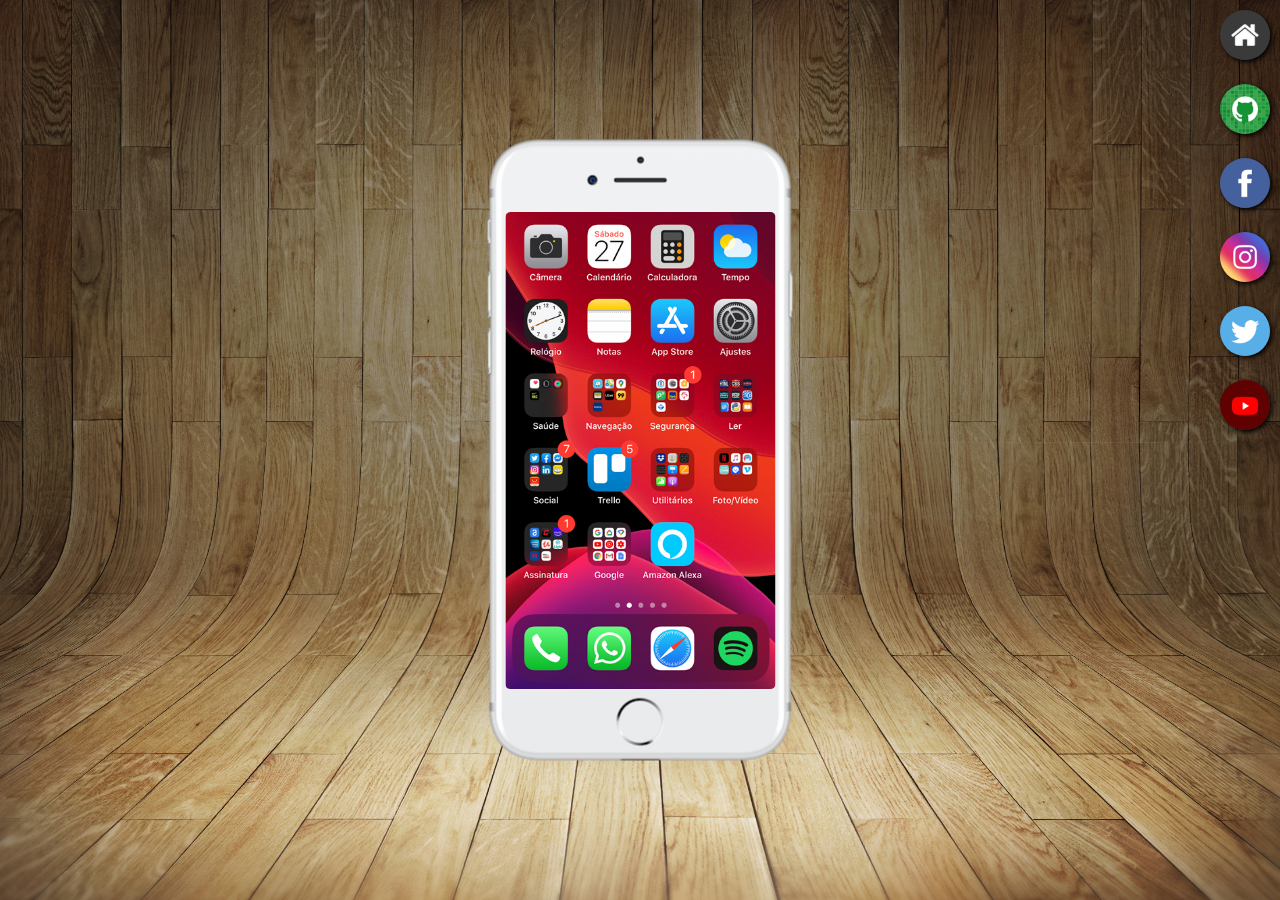
<file: index.html>
<!DOCTYPE html>
<html lang="pt-br">
<head>
    <meta charset="UTF-8">
    <meta http-equiv="X-UA-Compatible" content="IE=edge">
    <meta name="viewport" content="width=device-width, initial-scale=1.0">
    <meta name="description" content="Esta pagina direciona o usuario para outros sites de maneira divertida">

    <title>Social Midians</title>
    <link rel="shortcut icon" href="favicon.ico" type="image/x-icon">
    <link rel="stylesheet" href="estilo/style.css">

</head>
<body>
    <main>
        <section id="telefone">

            <iframe src="index2.html" frameborder="0" name="tela" id="tela"></iframe>

        </section>


        <section id="links">
            <a href="index2.html" target="tela"> <img src="imagens/logo-home.jpg" alt="home"></a>
            <br>
            <a href="github.html" target="tela"> <img src="imagens/logo-github.jpg" alt="github"></a>
            <br>
            <a href="face.html" target="tela"> <img src="imagens/logo-facebook.jpg" alt="facebook"></a>
            <br>
            <a href="insta.html" target="tela"> <img src="imagens/logo-instagram.jpg" alt="instagram"></a>
            <br>
            <a href="tt.html" target="tela"> <img src="imagens/logo-twitter.jpg" alt="twitter"></a>
            <br>
            <a href="yt.html" target="tela"> <img src="imagens/logo-youtube.jpg" alt="youtube"></a>
        </section>
    </main>
</body>
</html>
</file>
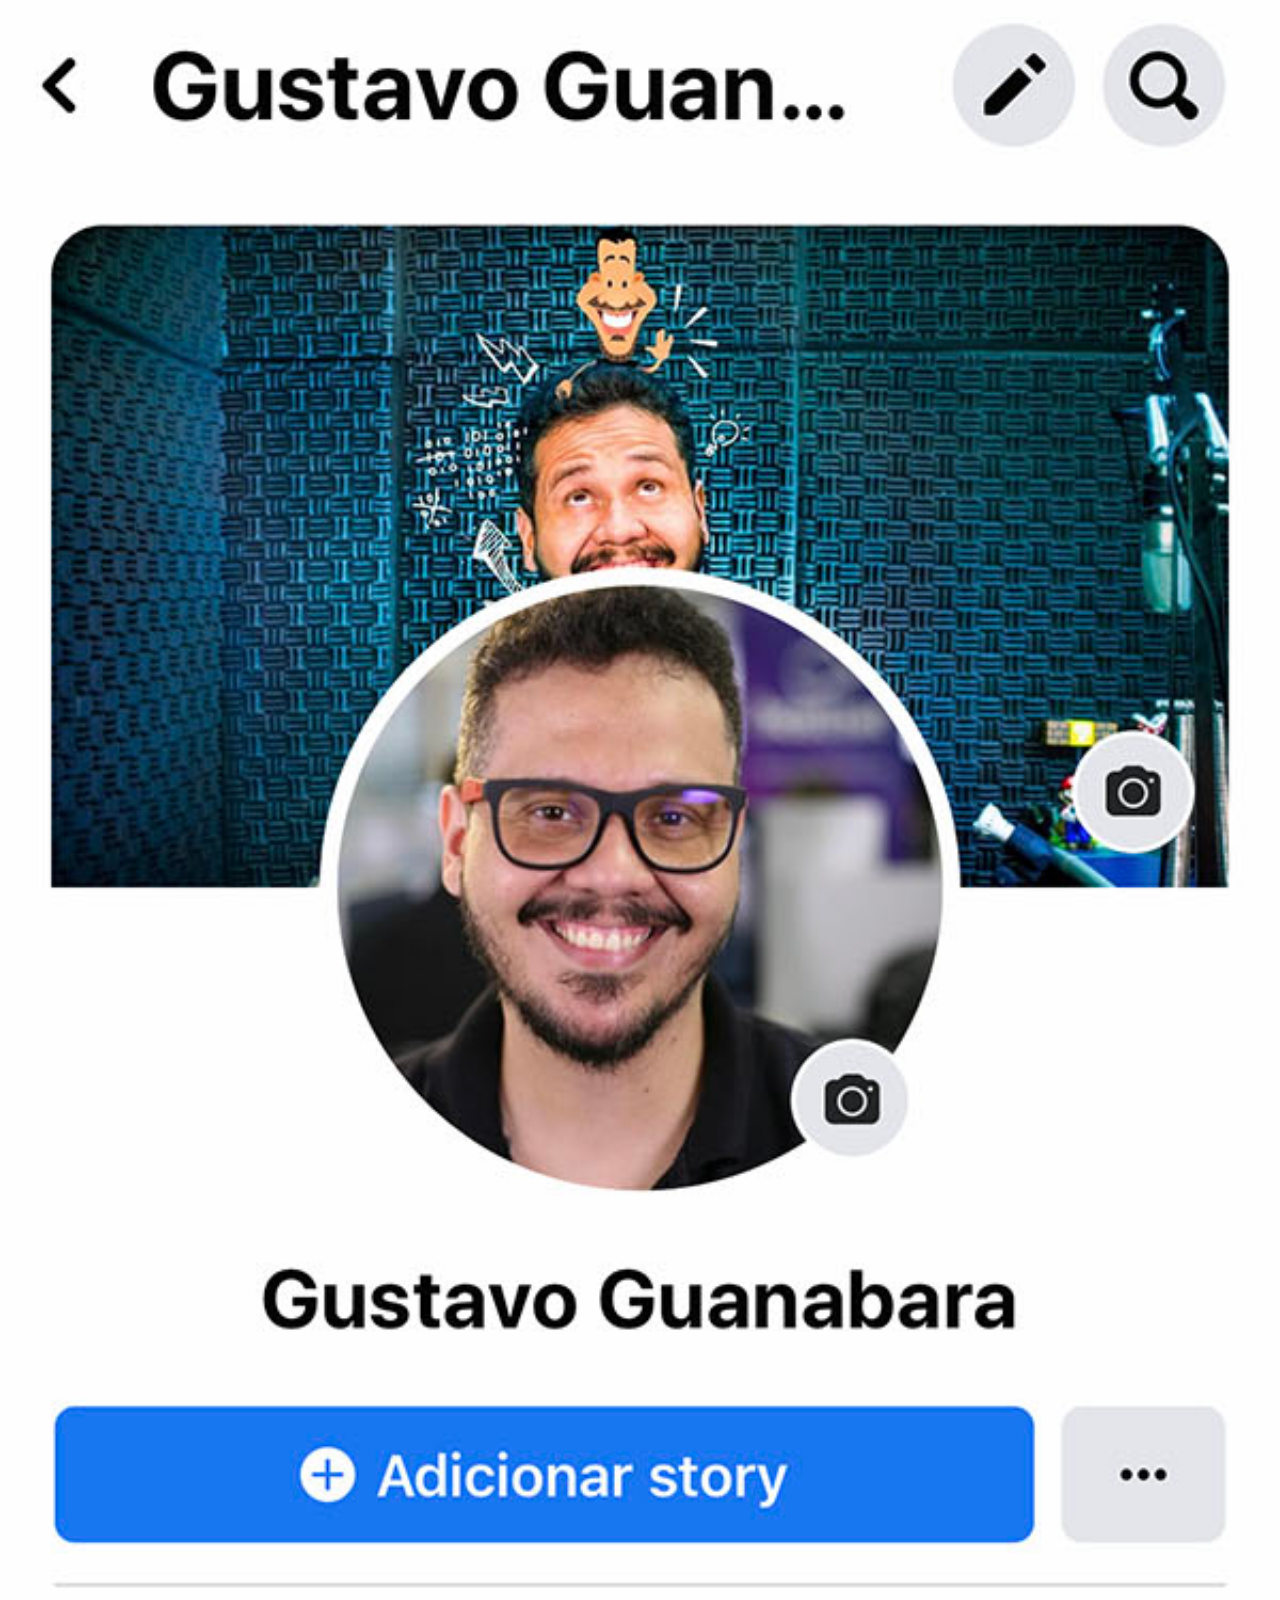
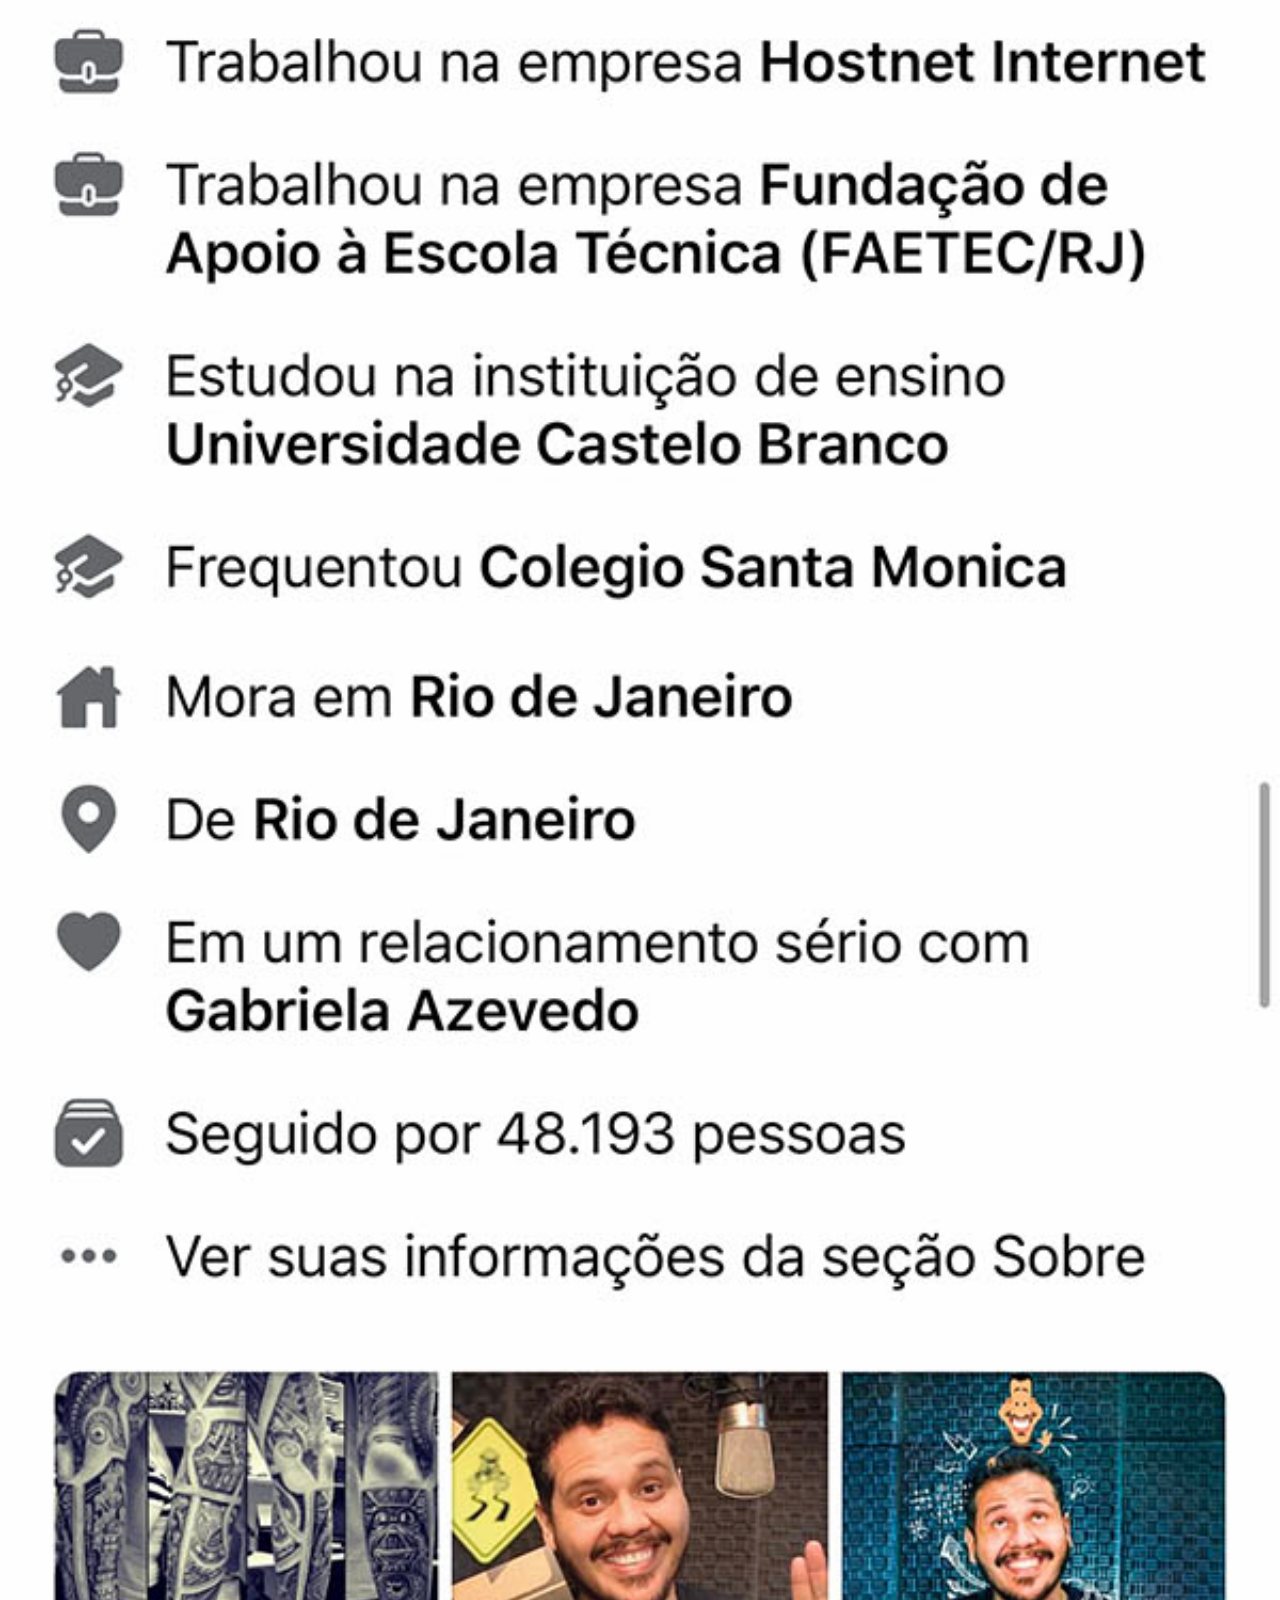
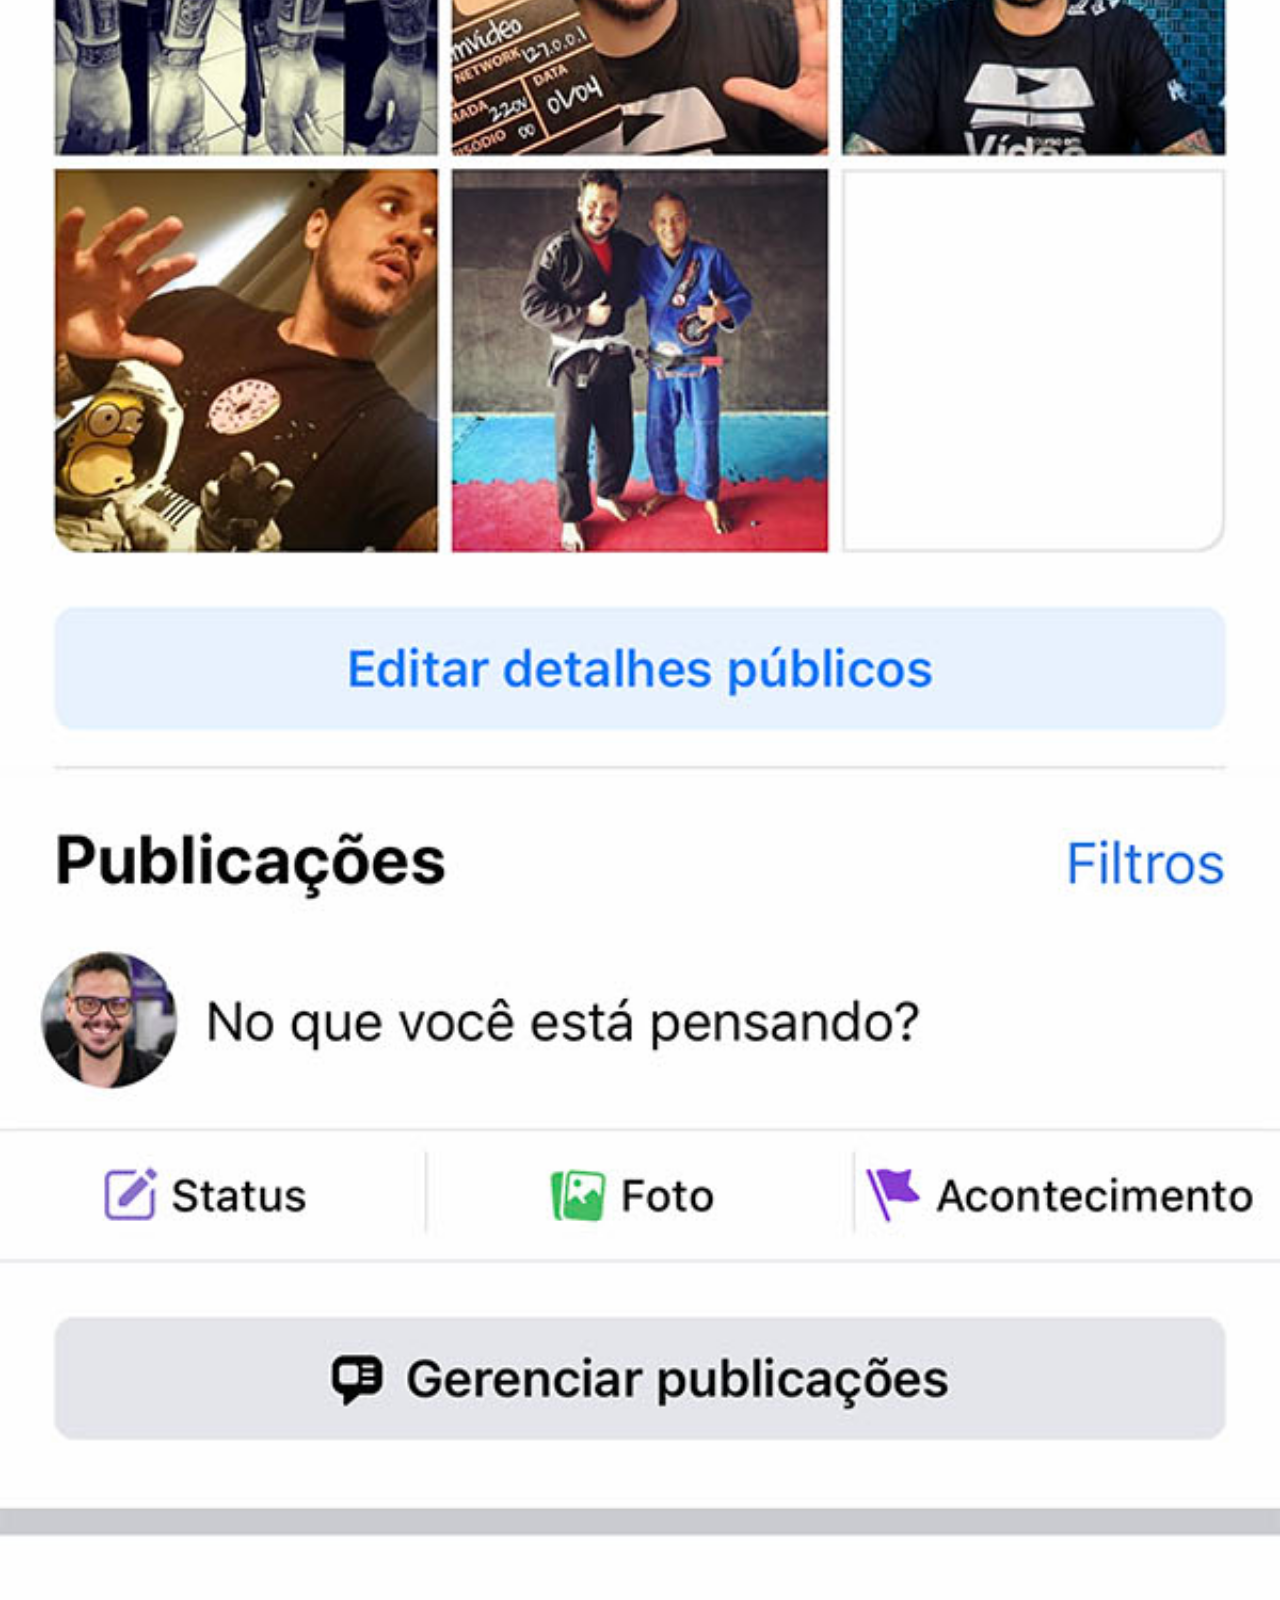
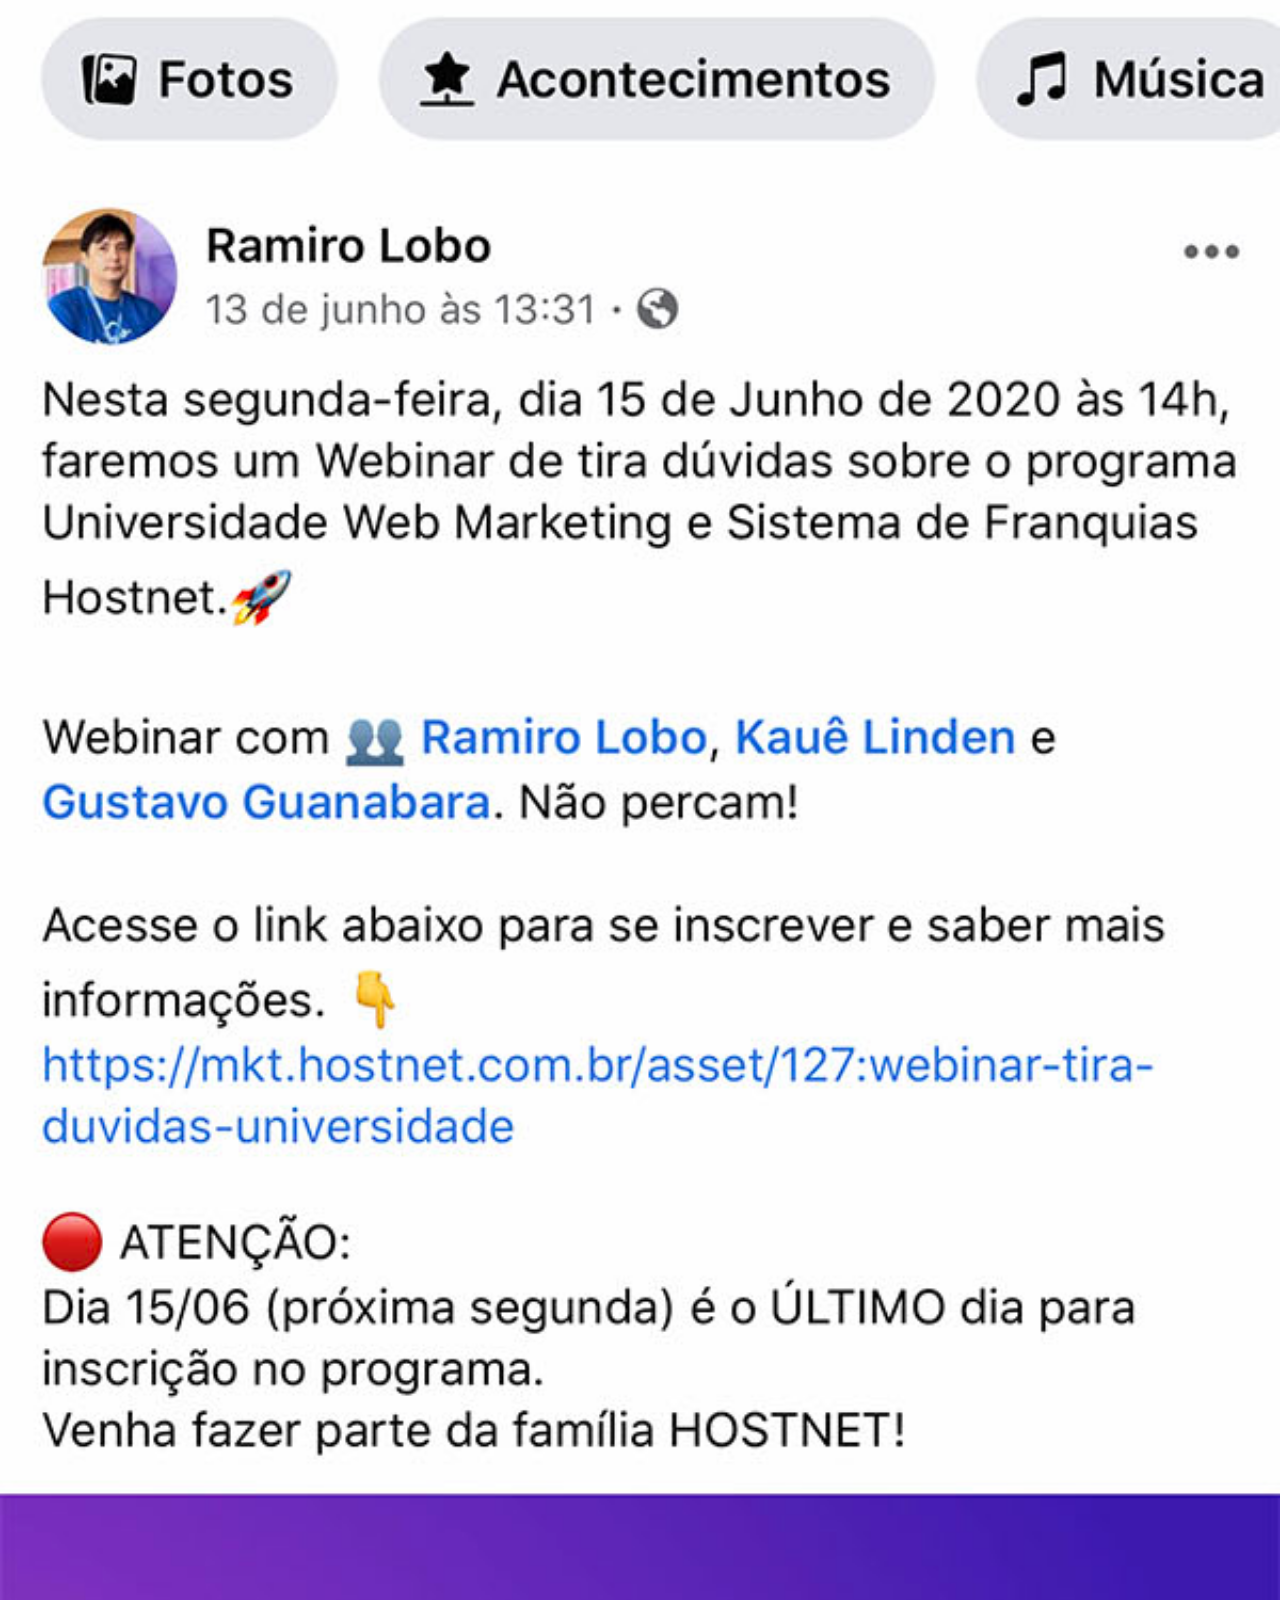
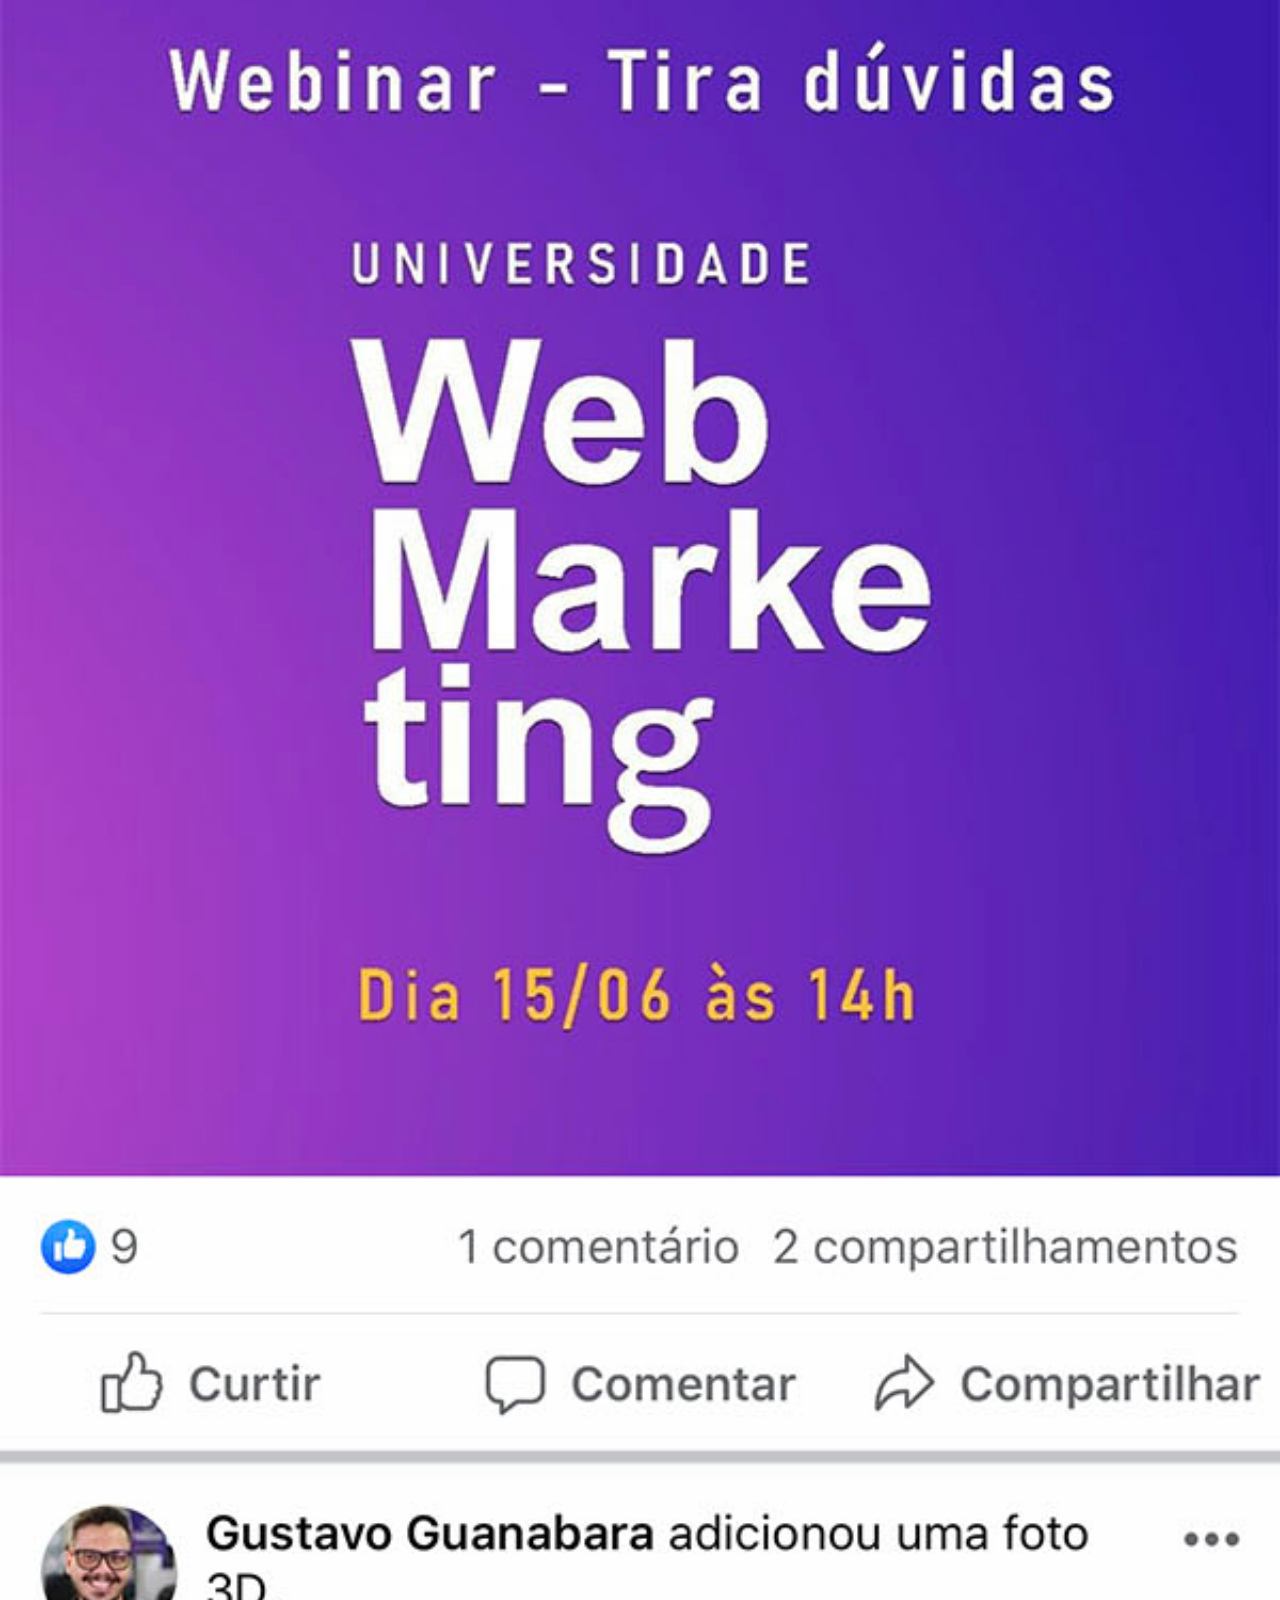
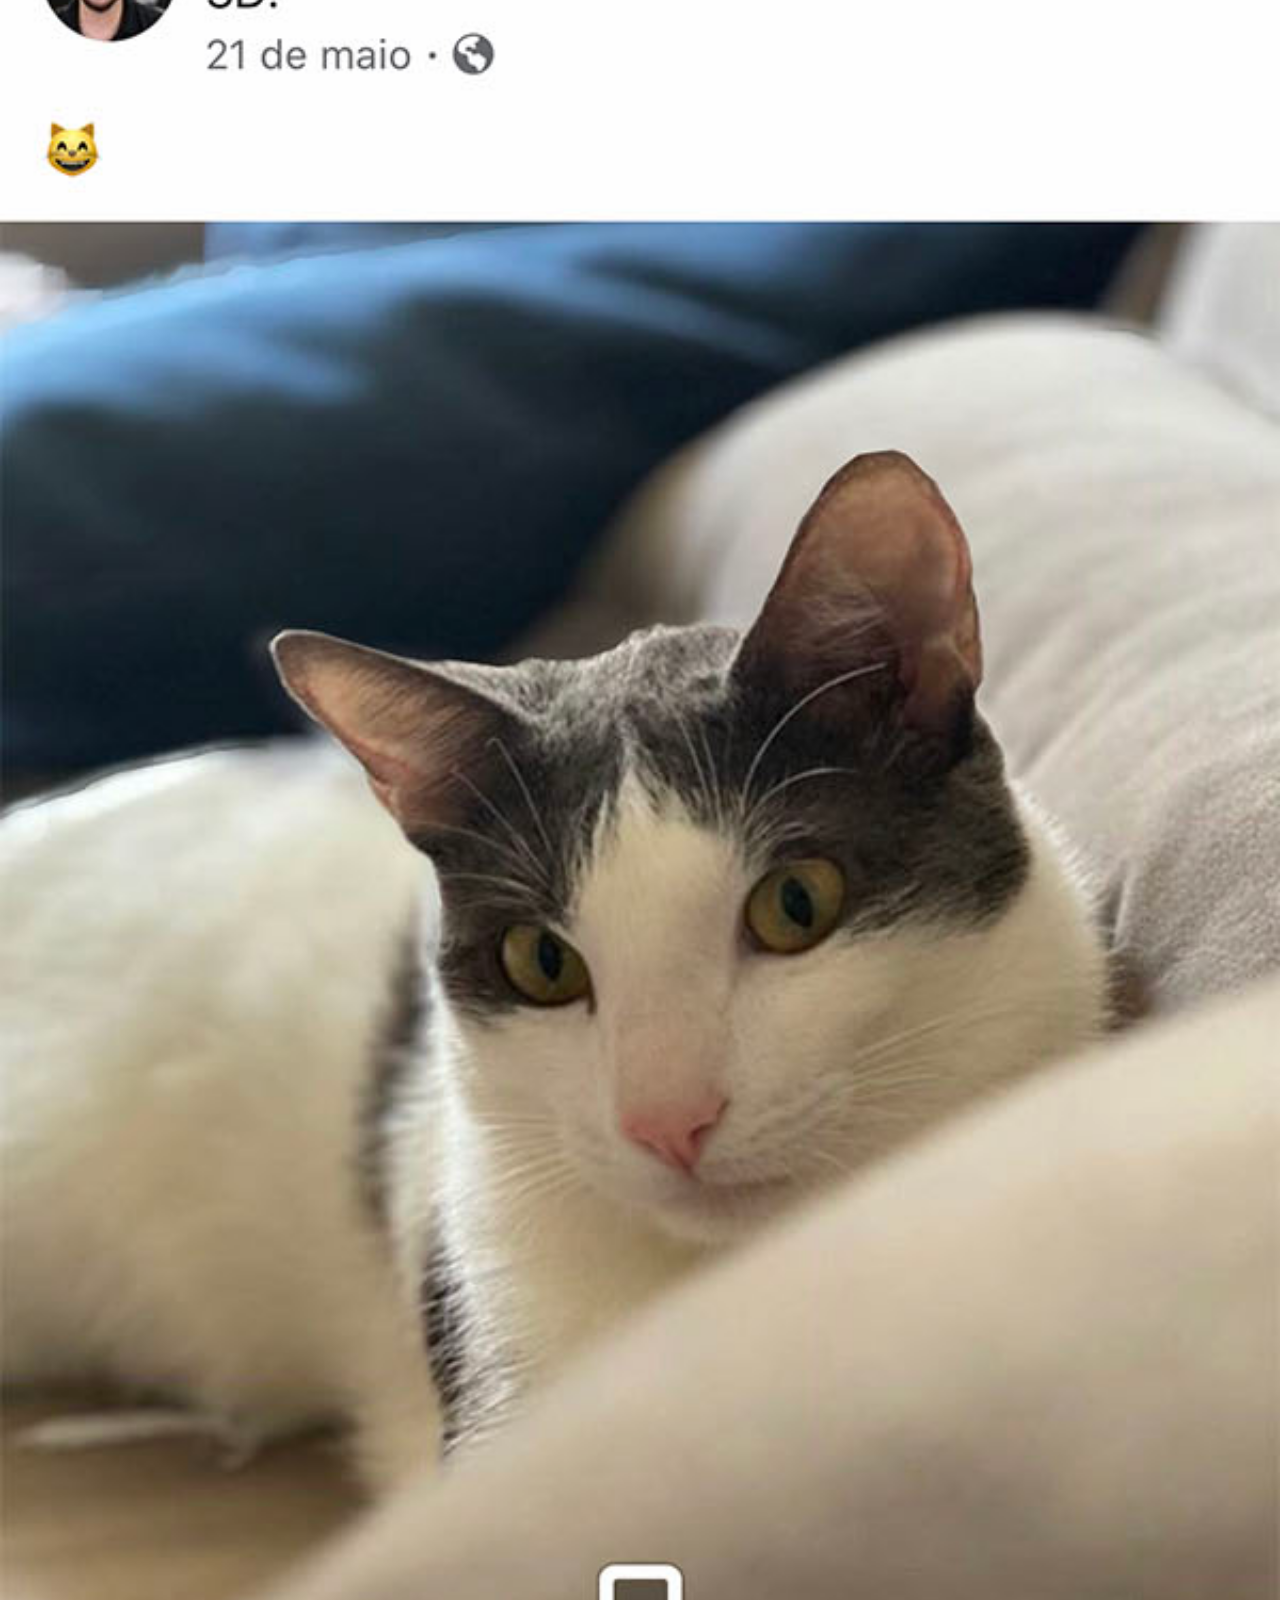
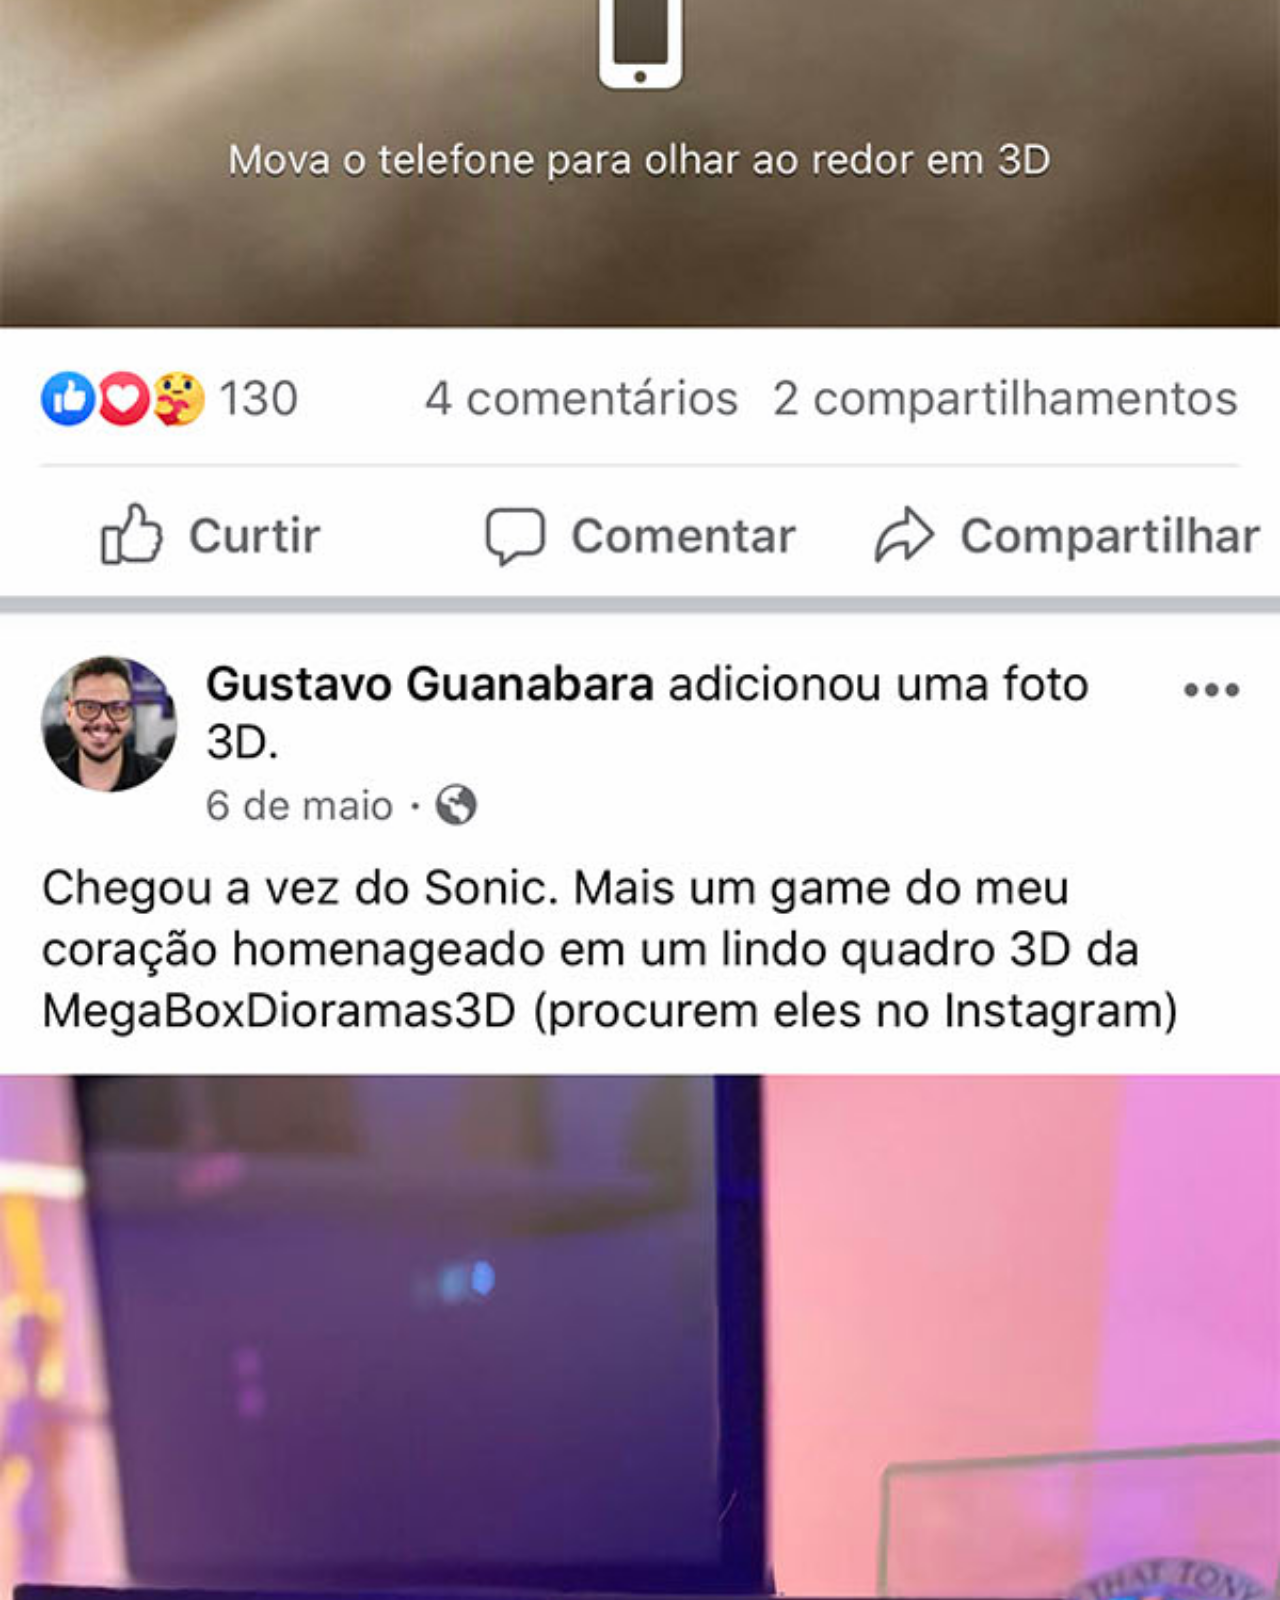
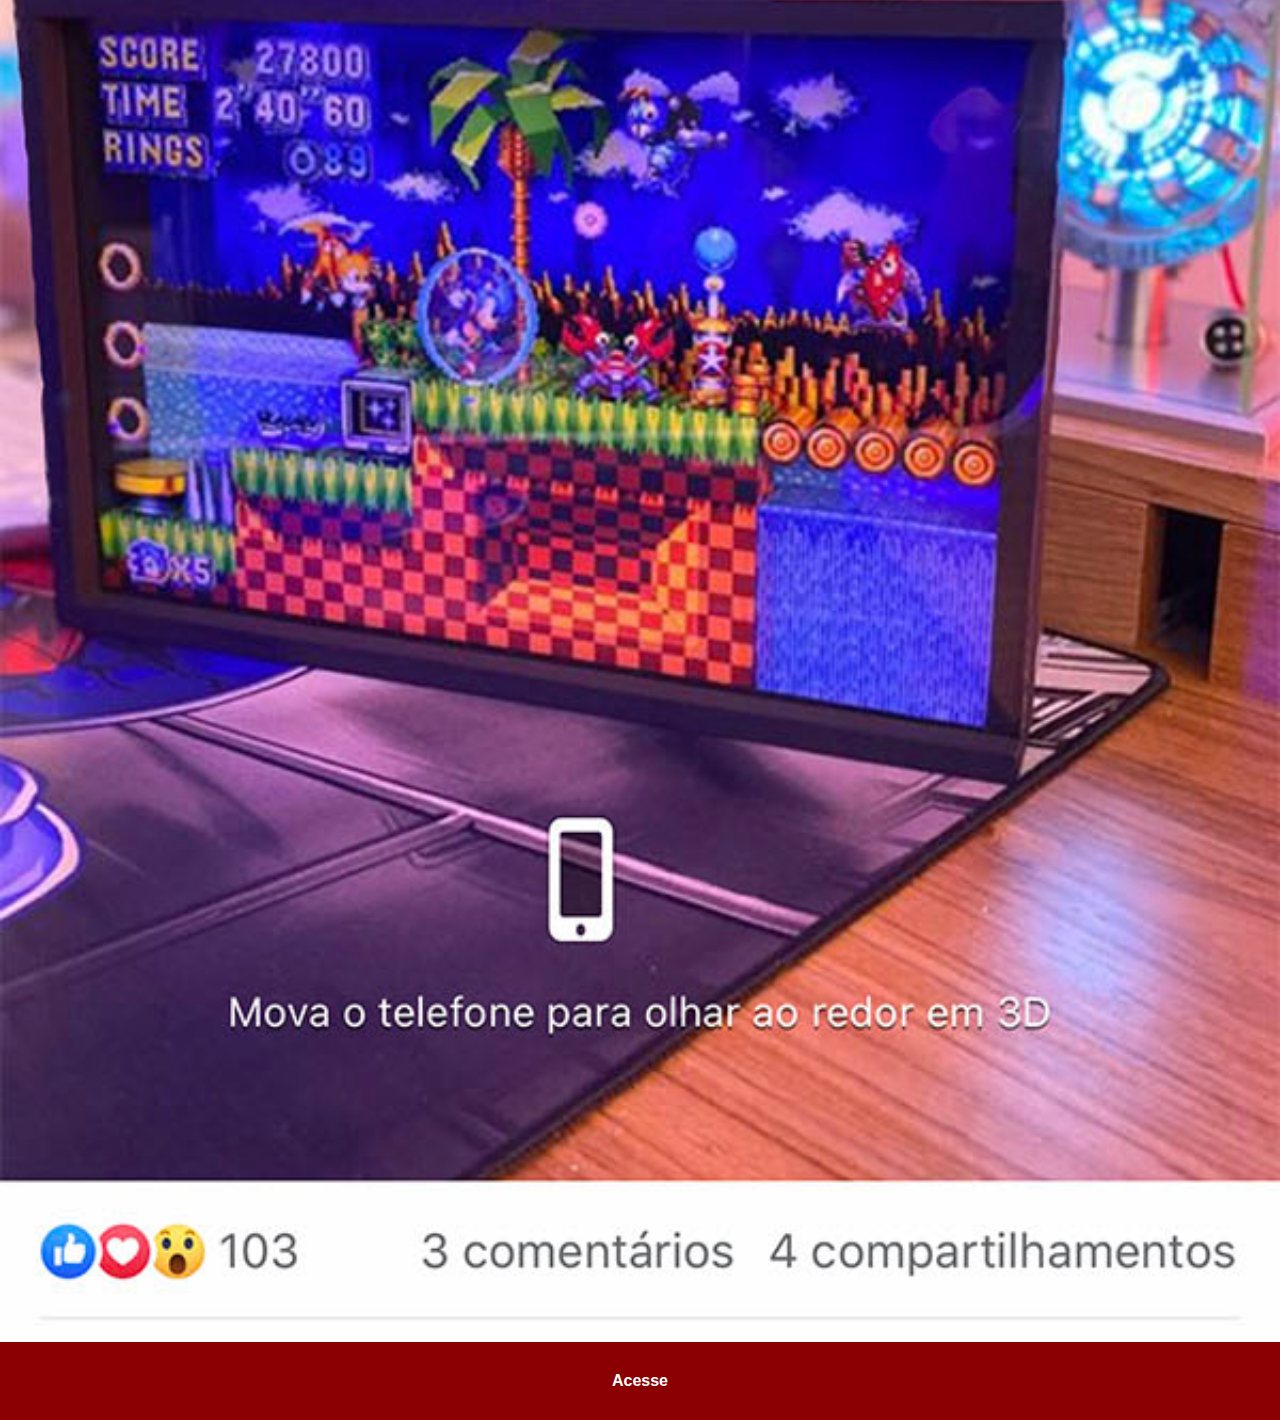
<file: face.html>
<!DOCTYPE html>
<html lang="pt-br">
<head>
    <meta charset="UTF-8">
    <meta http-equiv="X-UA-Compatible" content="IE=edge">
    <meta name="viewport" content="width=device-width, initial-scale=1.0">
    <title>facebook</title>

    <link rel="stylesheet" href="estilo/social.css">
</head>
<body>
    <img src="imagens/tela-facebook.jpg" alt="facebook">

    <a href="https://pt-br.facebook.com/" target="_blank" rel="next">Acesse</a>
</body>
</html>
</file>
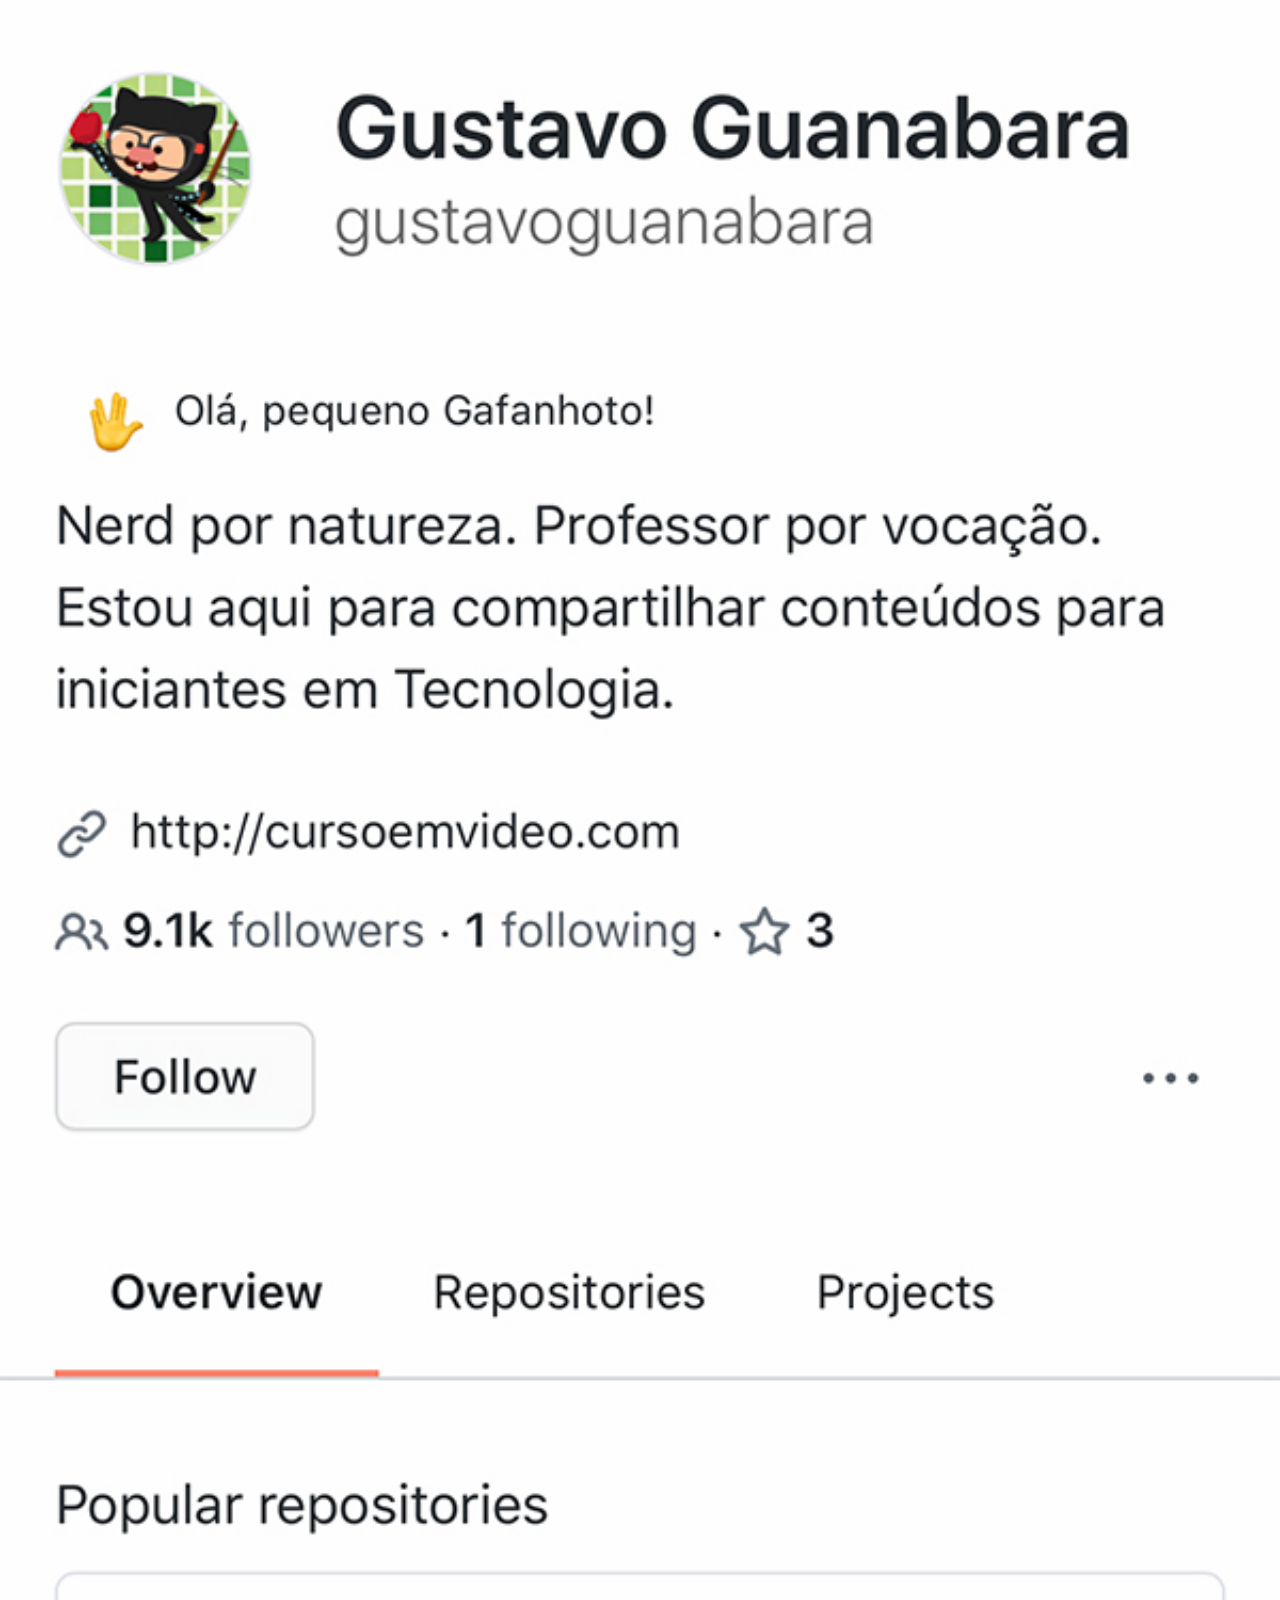
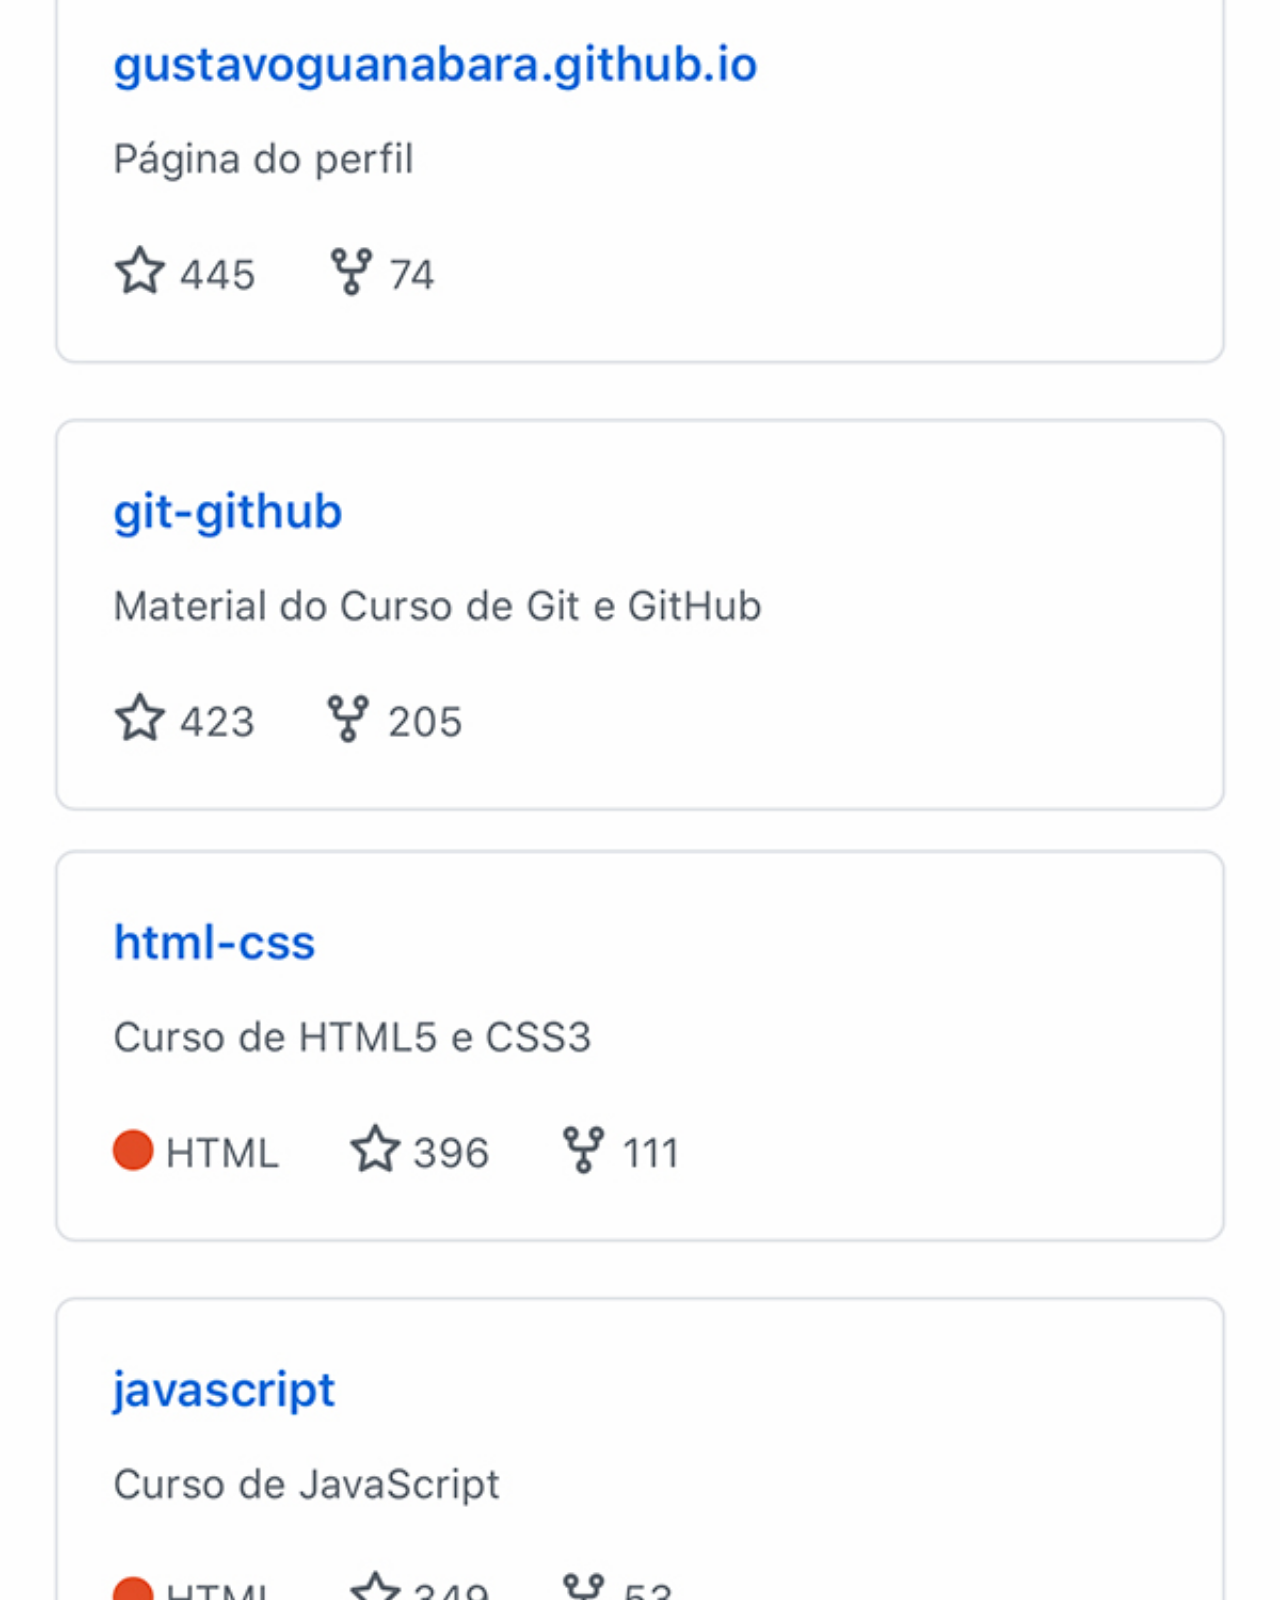
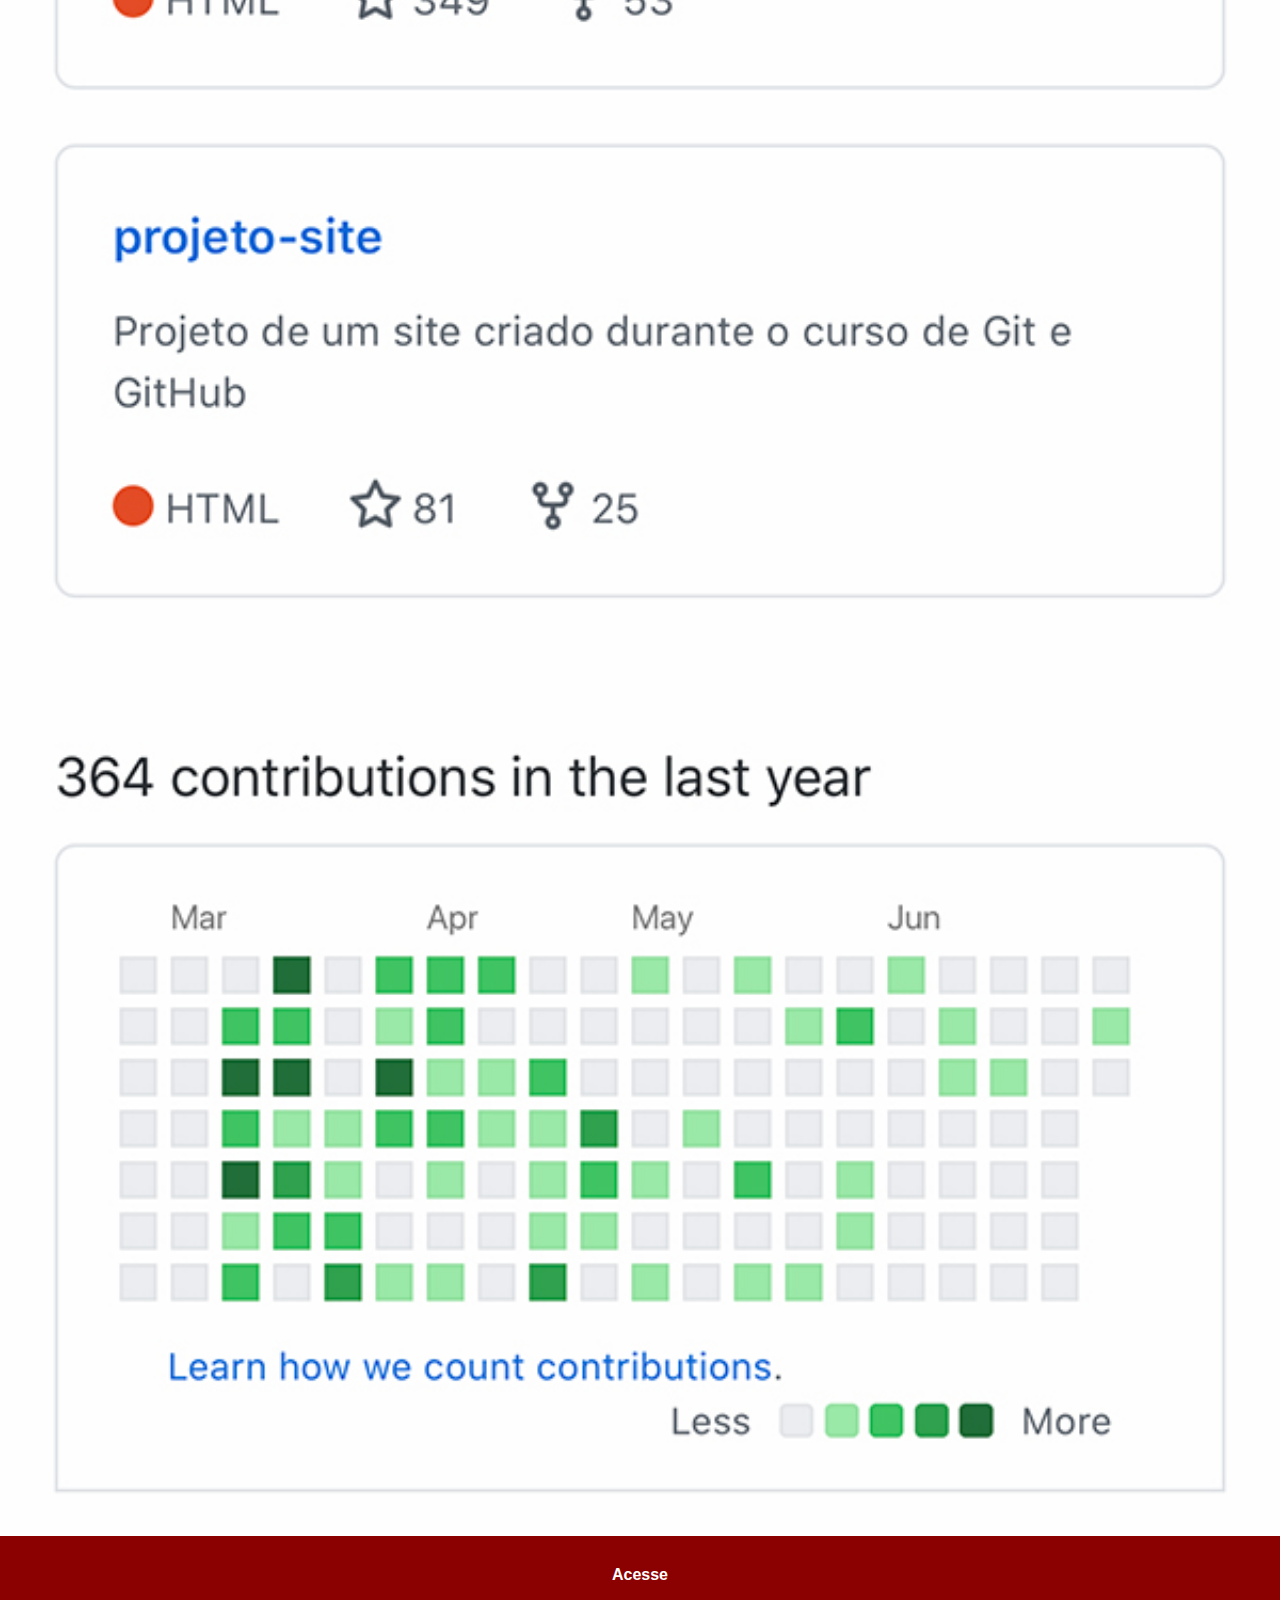
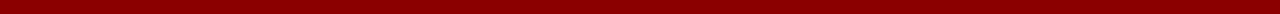
<file: github.html>
<!DOCTYPE html>
<html lang="pt-br">
<head>
    <meta charset="UTF-8">
    <meta http-equiv="X-UA-Compatible" content="IE=edge">
    <meta name="viewport" content="width=device-width, initial-scale=1.0">
    <title>GitHub</title>

    <link rel="stylesheet" href="estilo/social.css">
</head>
<body>
    <img src="imagens/tela-github.jpg" alt="tela-github">

    <a href="https://github.com/" target="_blank" rel="next">Acesse</a>
</body>
</html>
</file>
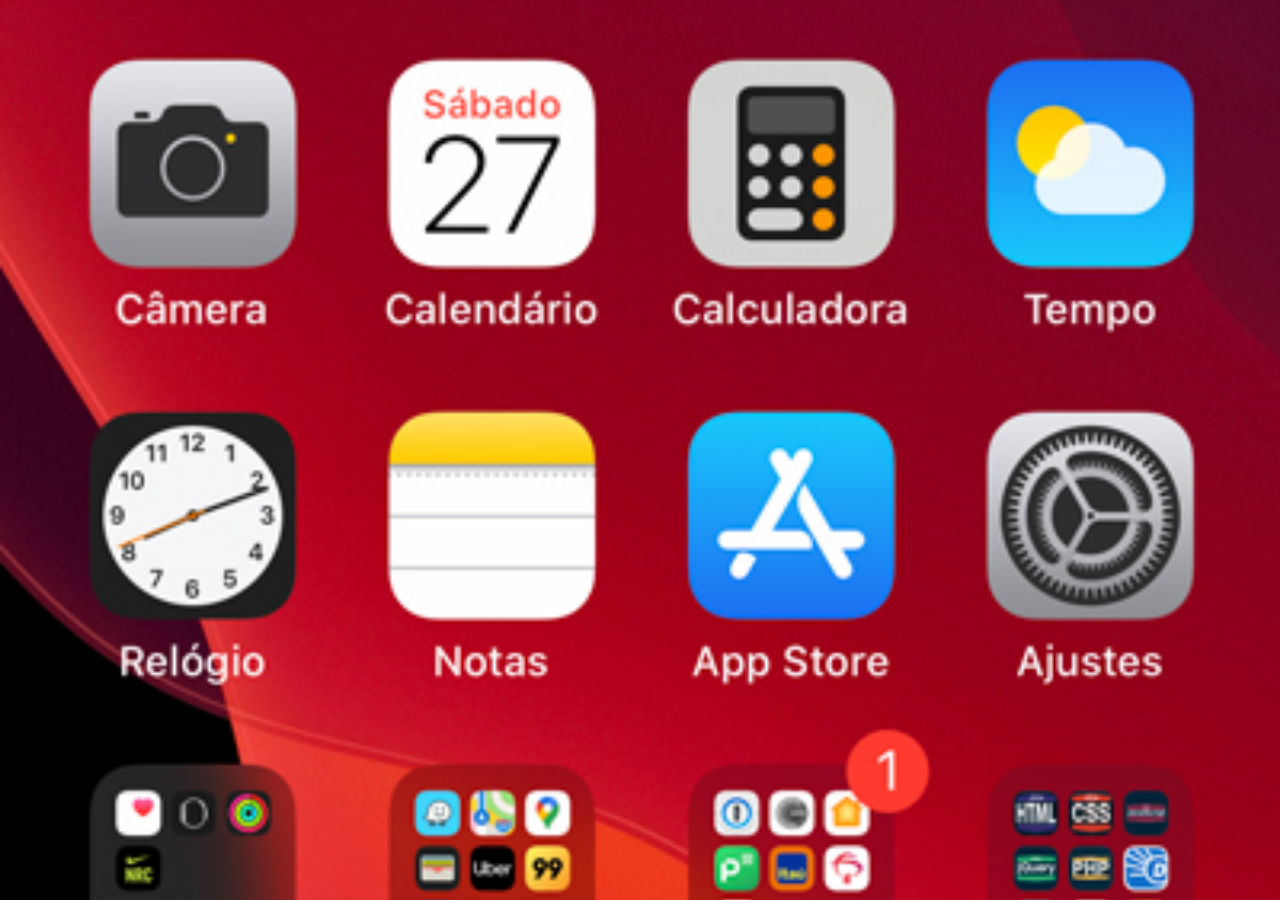
<file: index2.html>
<!DOCTYPE html>
<html lang="pt-br">
<head>
    <meta charset="UTF-8">
    <meta http-equiv="X-UA-Compatible" content="IE=edge">
    <meta name="viewport" content="width=device-width, initial-scale=1.0">
    <title>Document</title>

    <style>
        *{
            margin: 0px;
            padding: 0px;
        }

        body{
            width: 100vw;
            height: 100vh;
            background: url(imagens/tela-home.jpg);
            background-repeat: no-repeat;
            background-position: top center;
            background-size: cover;
        }
    </style>
</head>
<body>
    
</body>
</html>
</file>
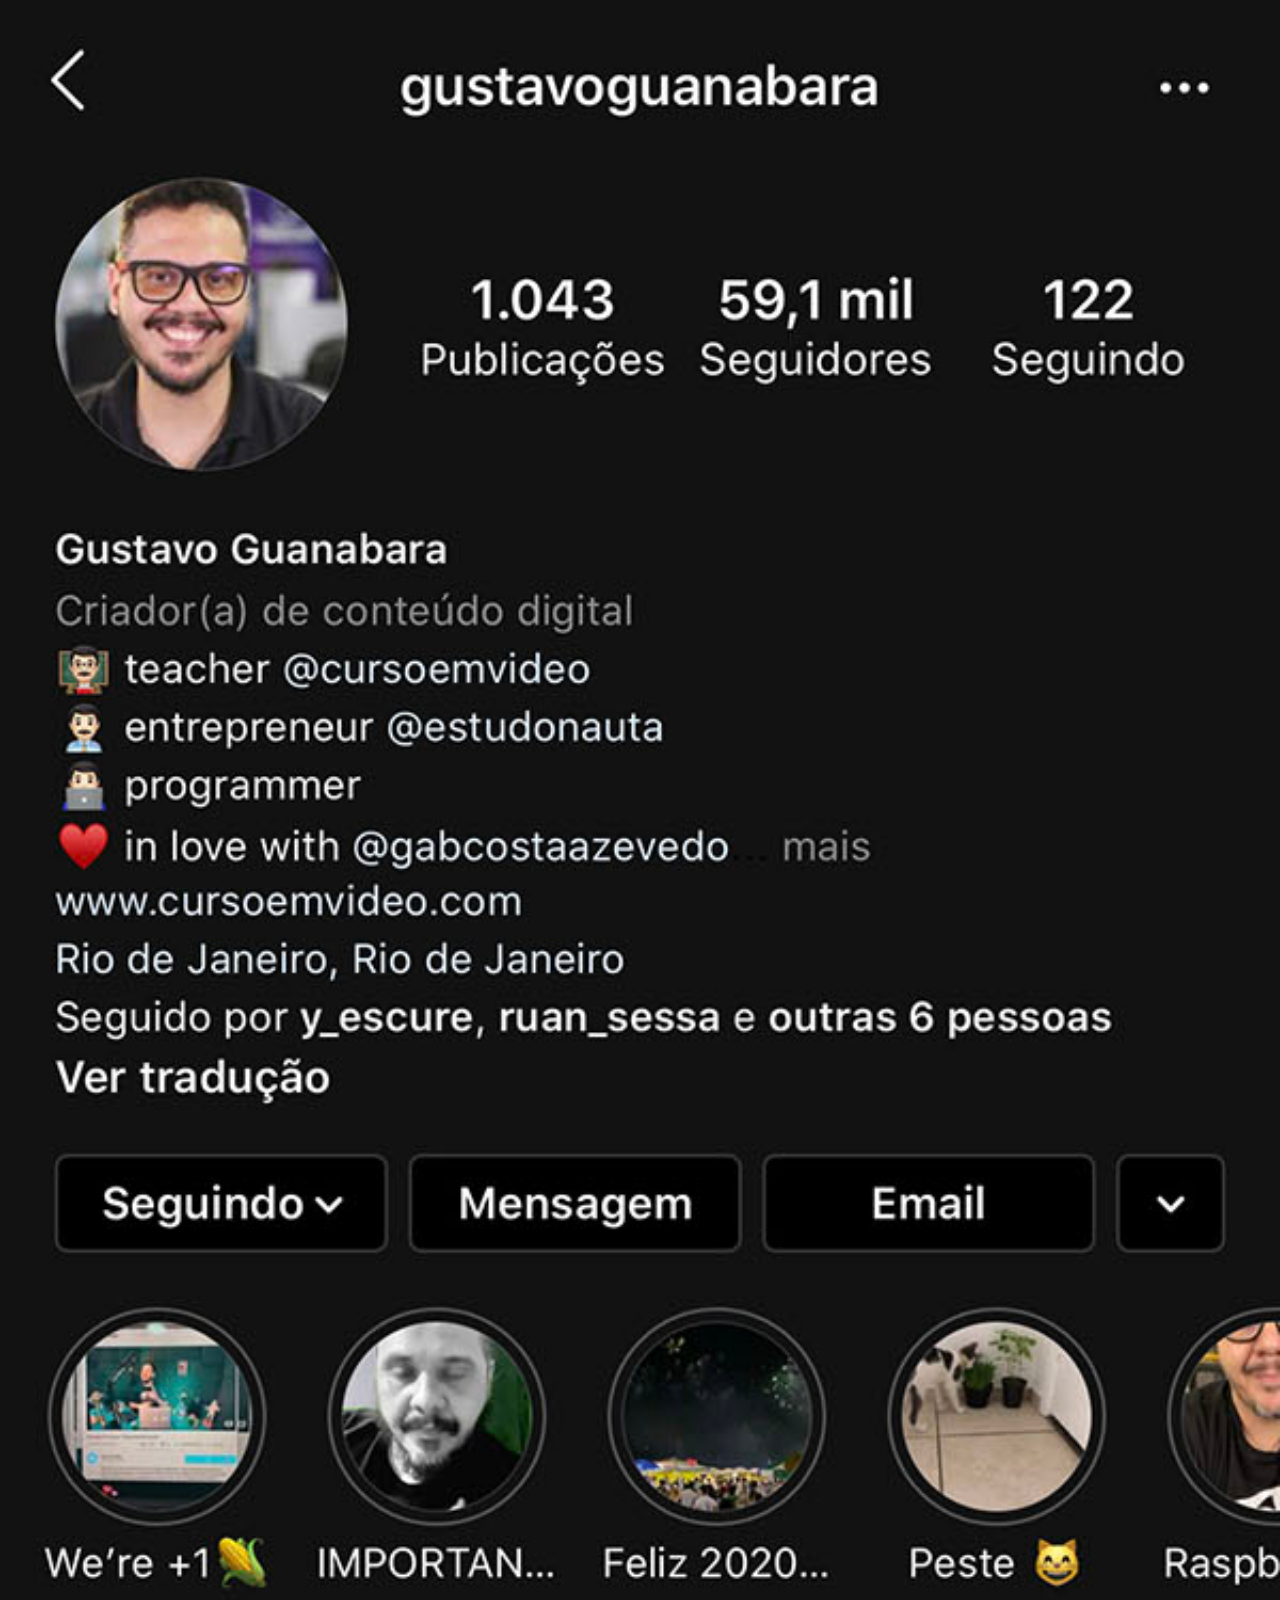
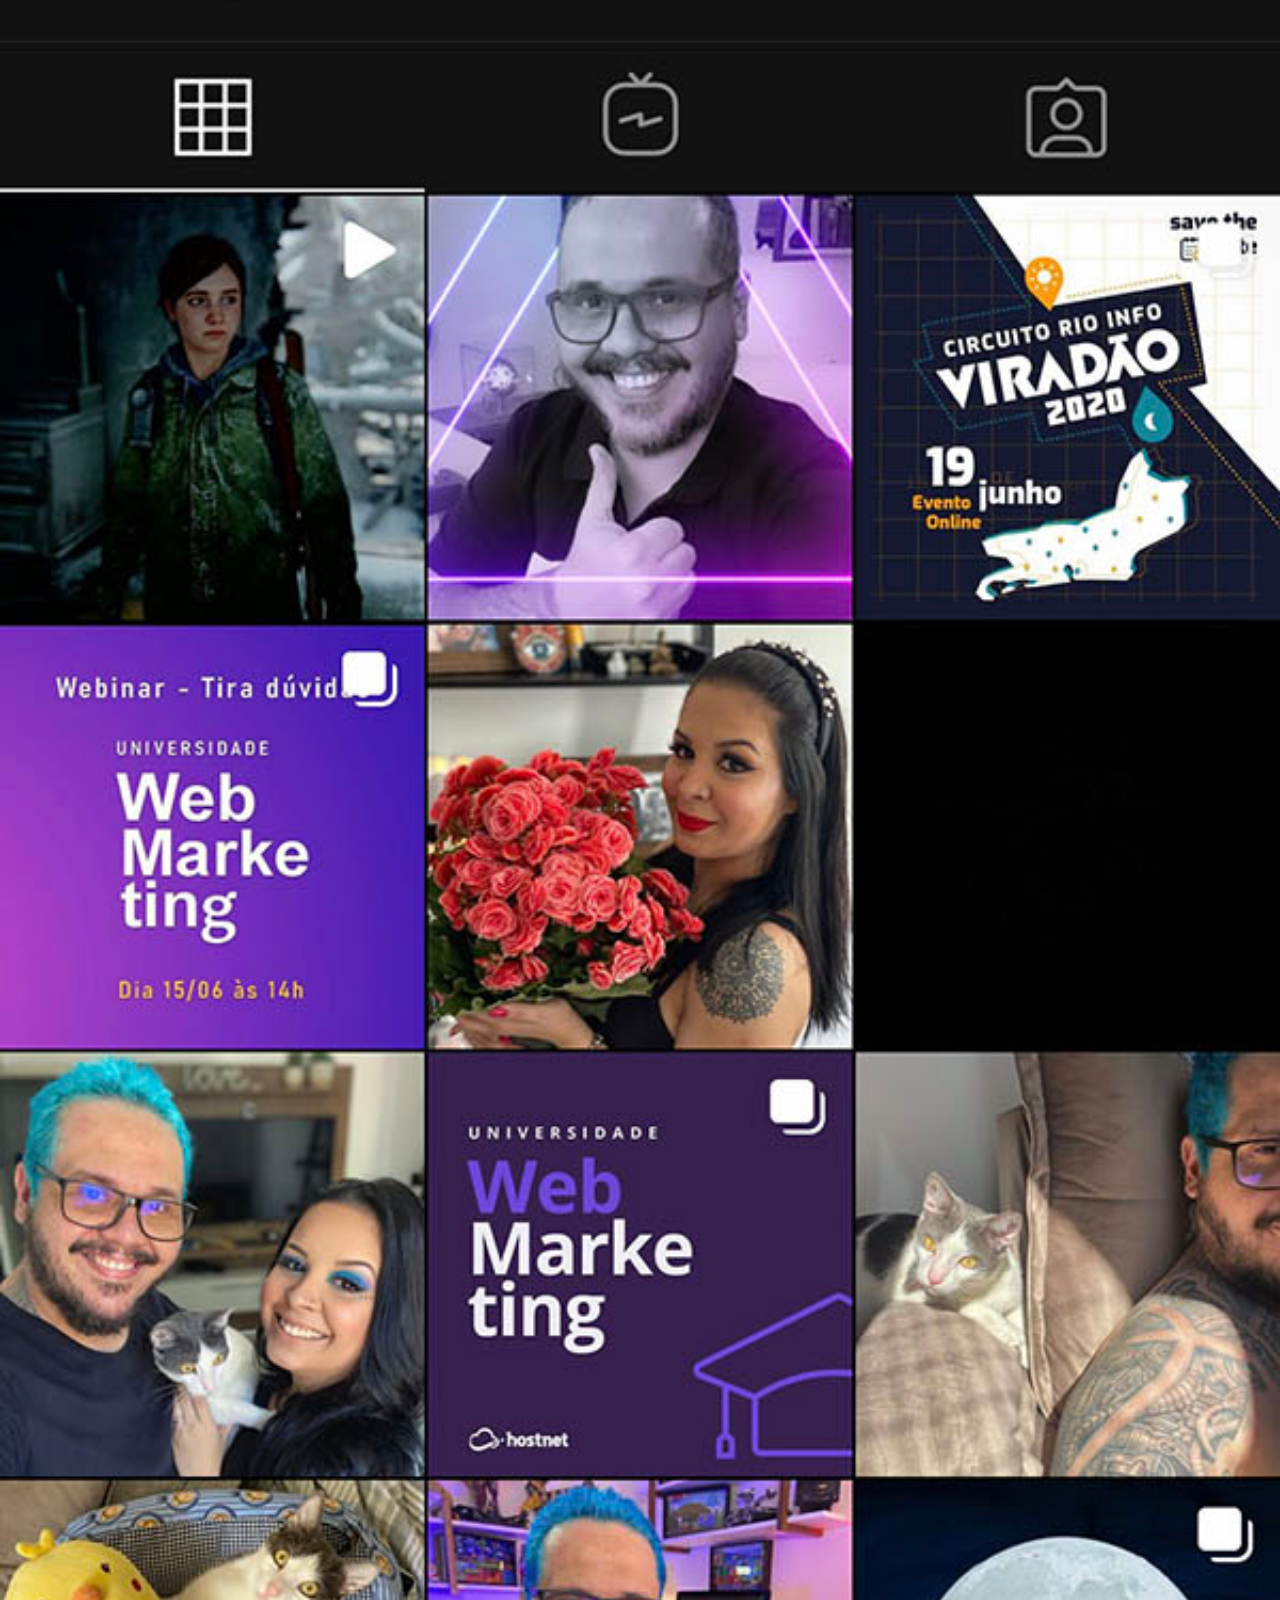
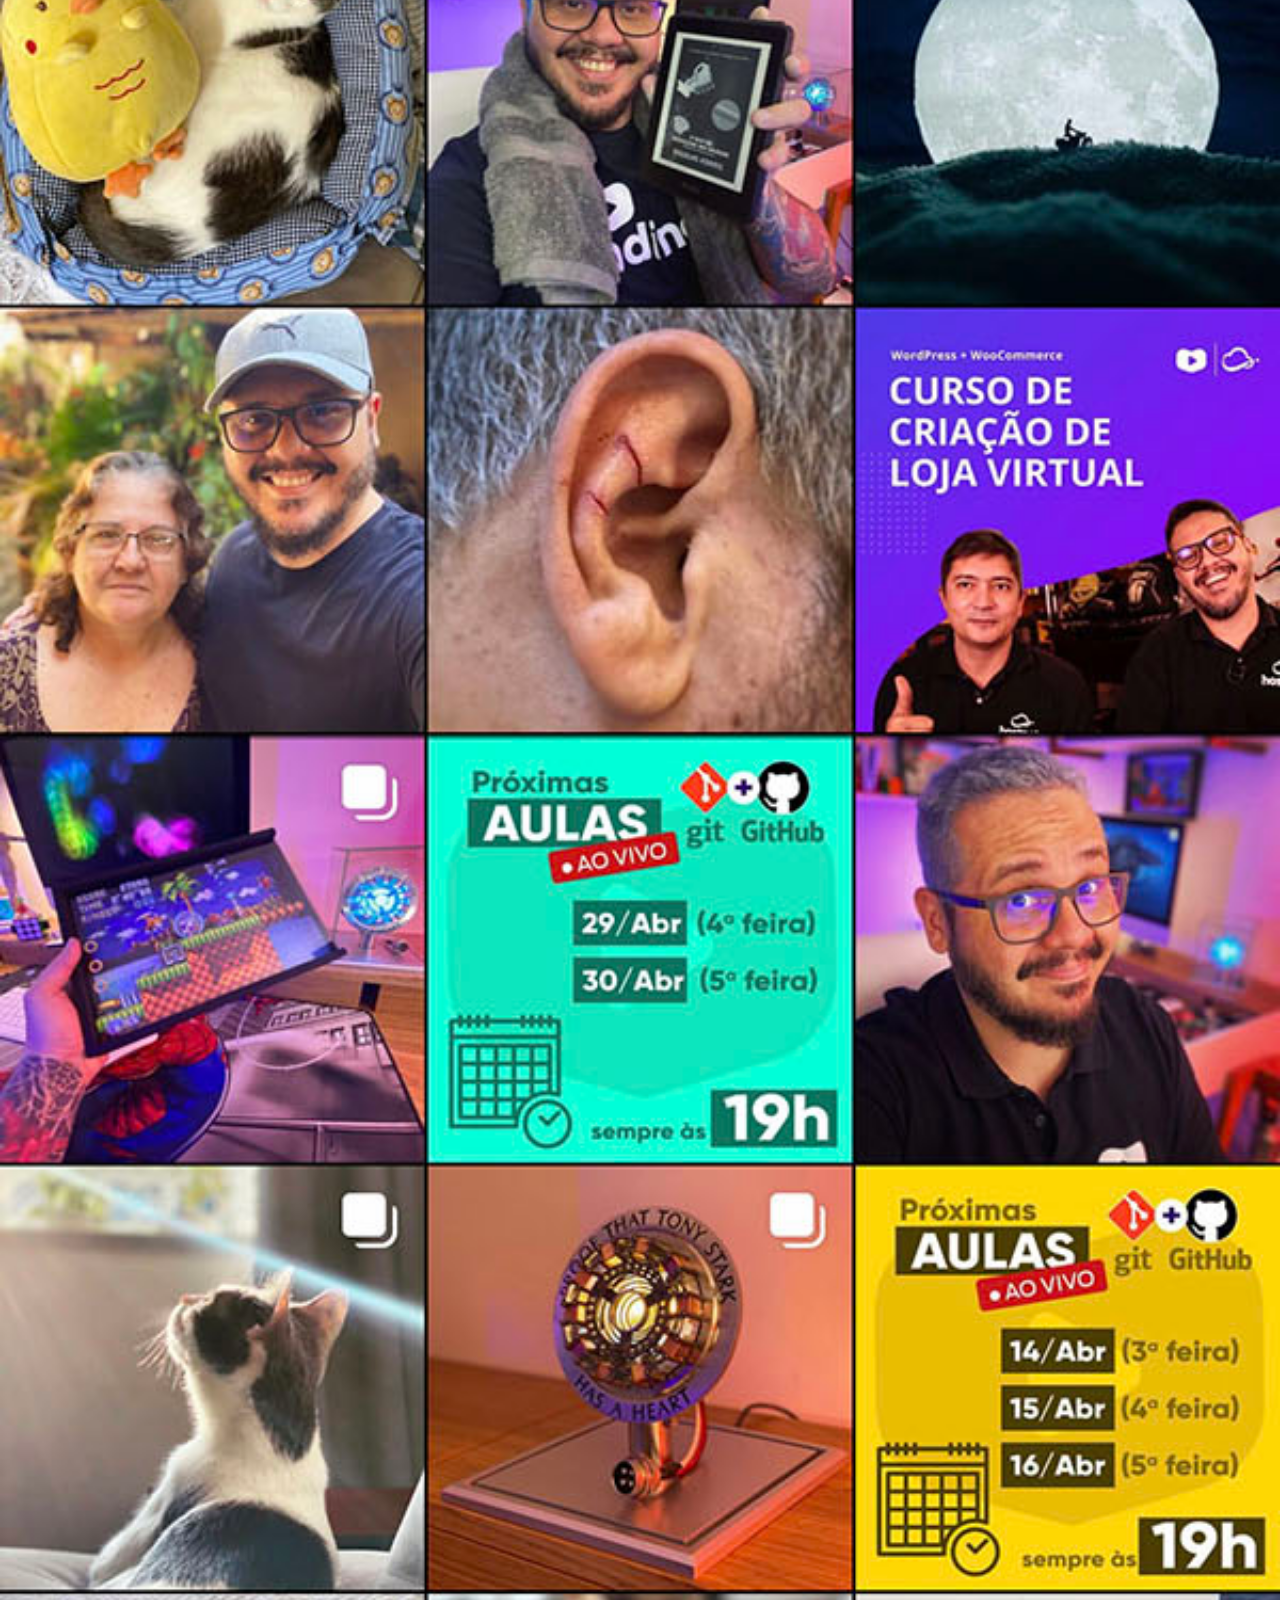
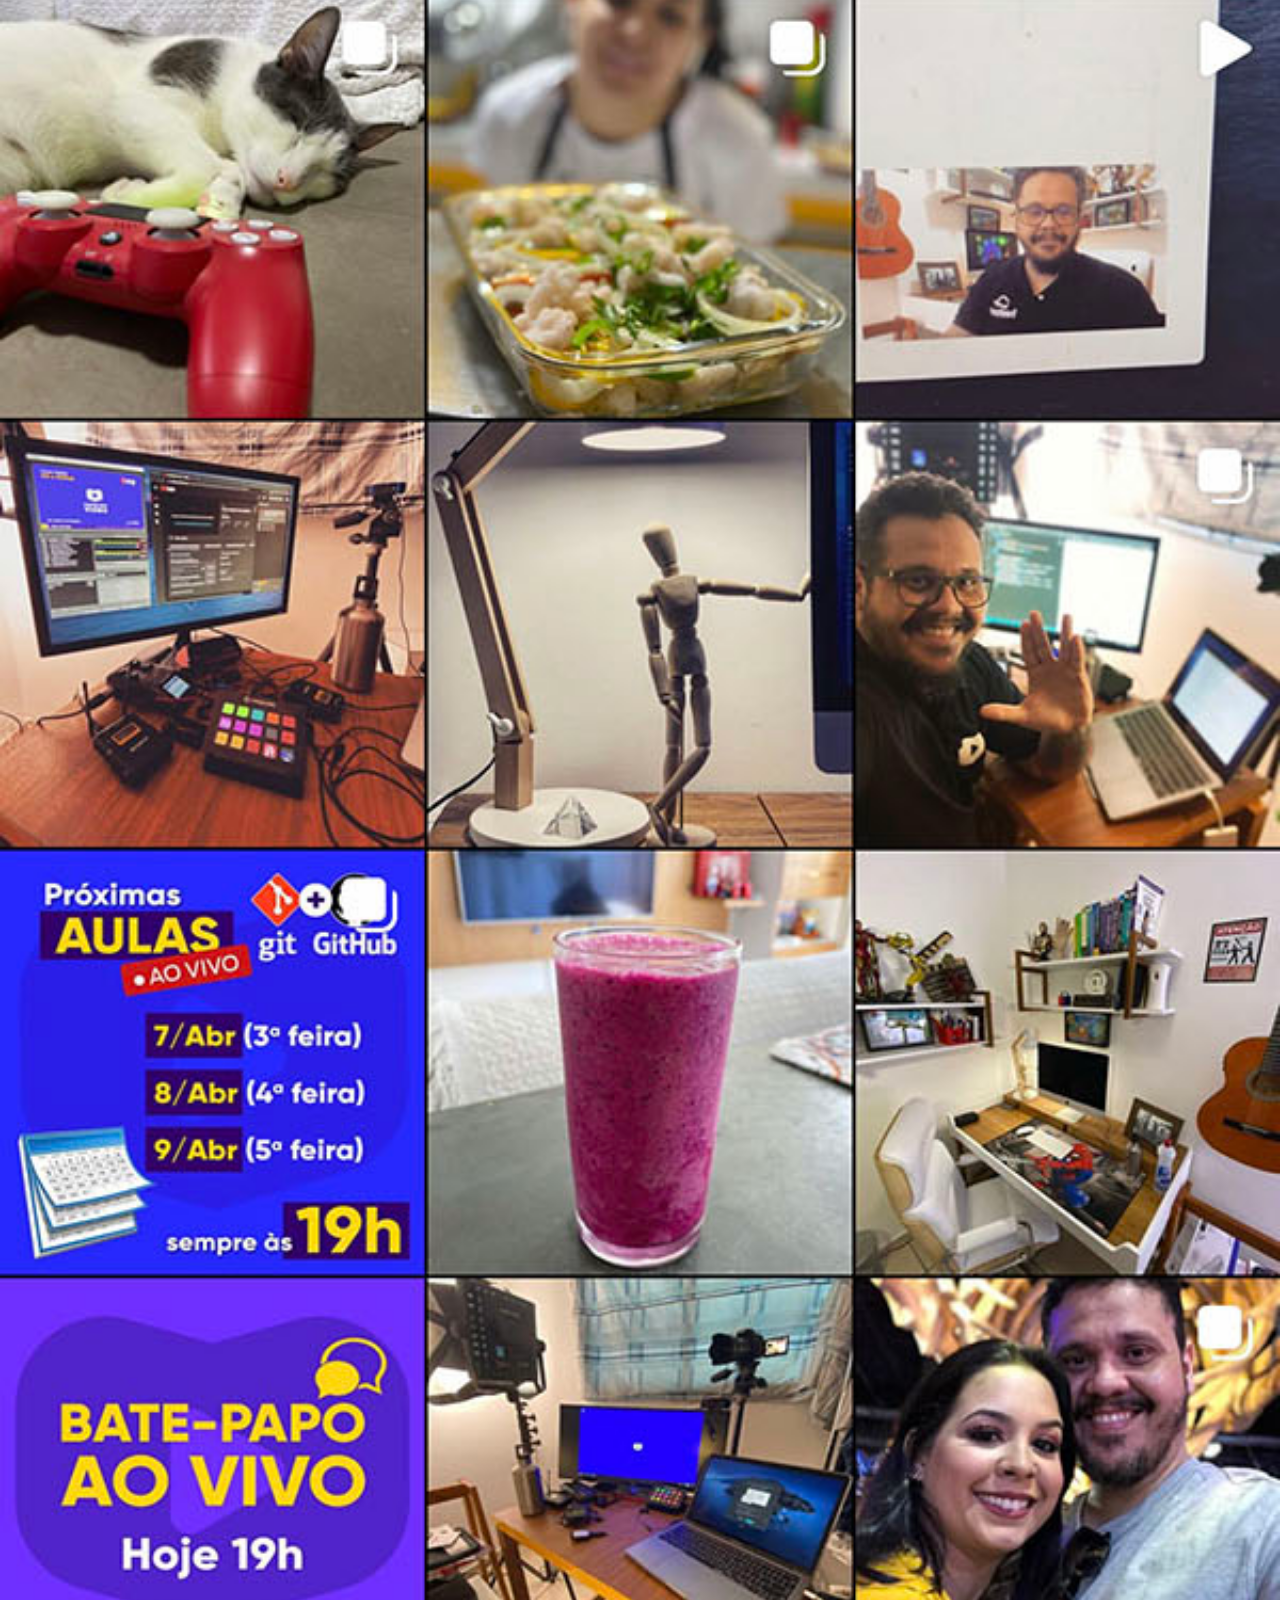
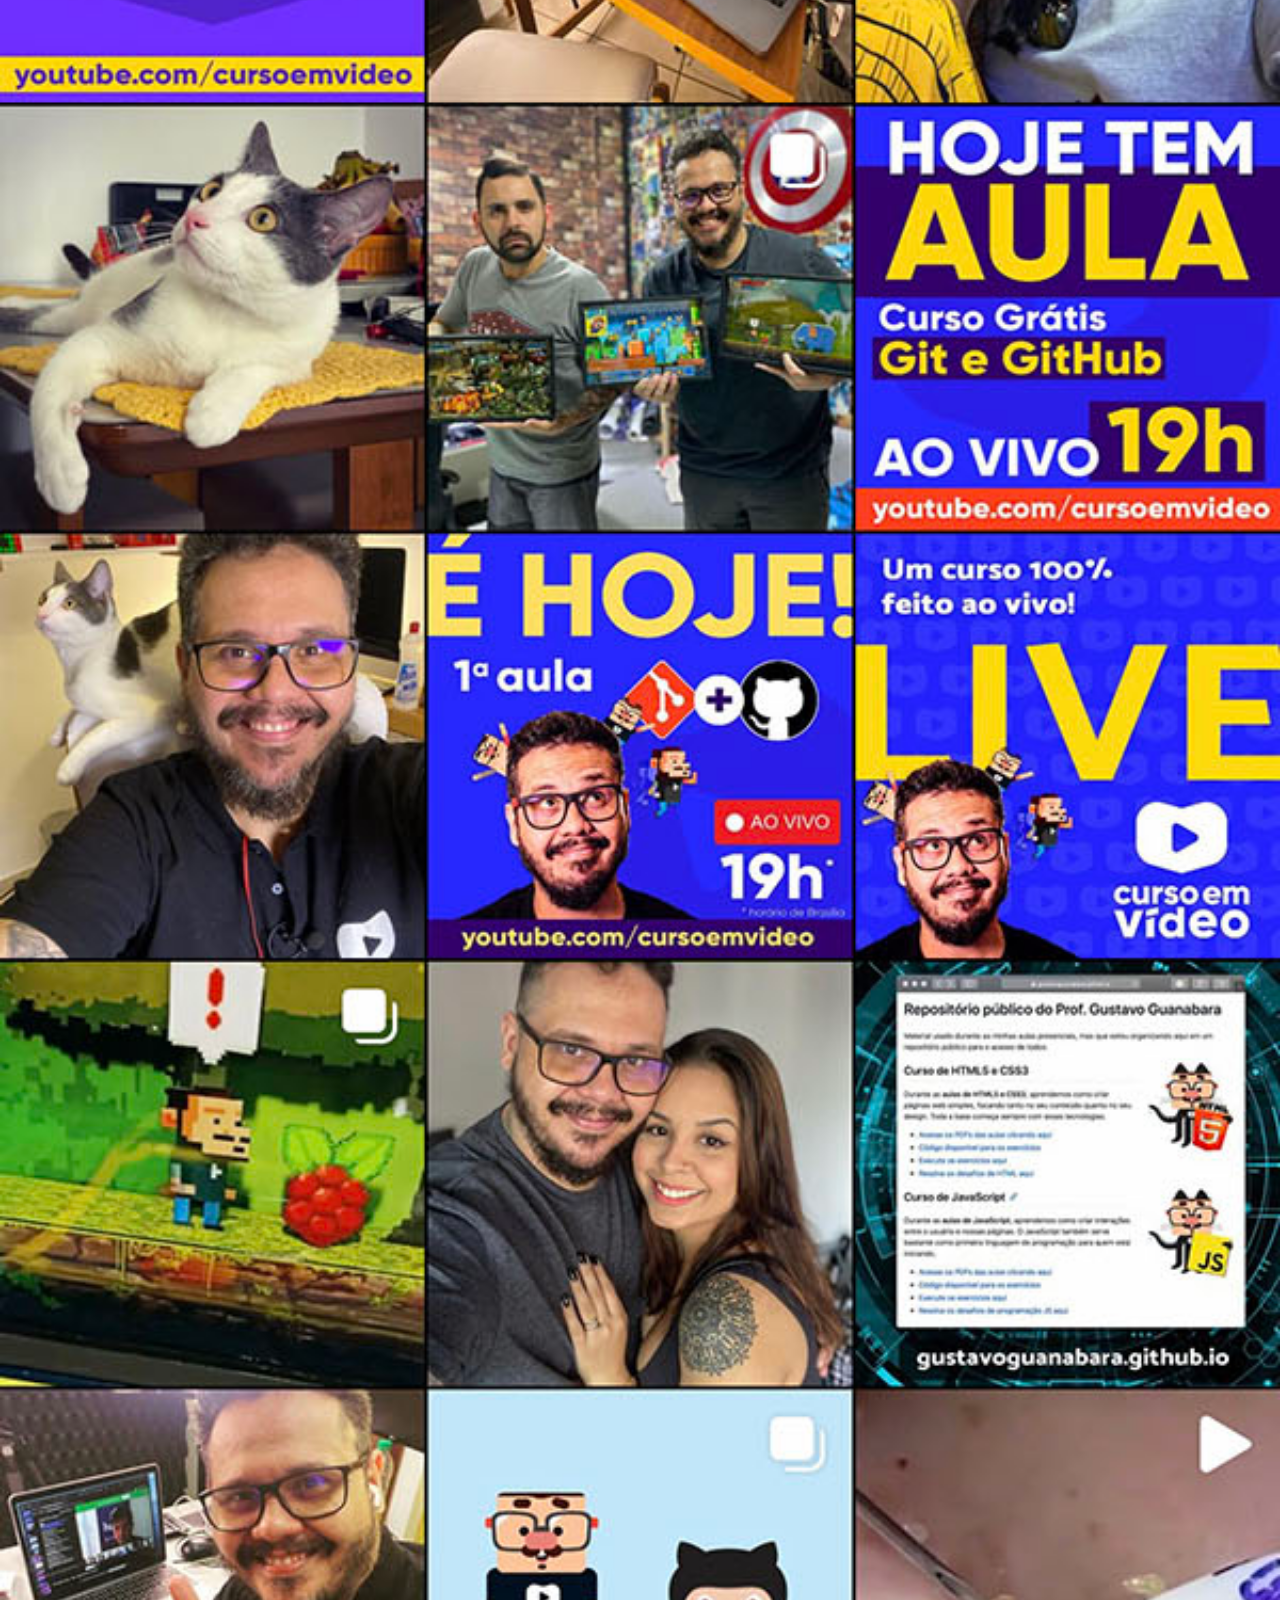
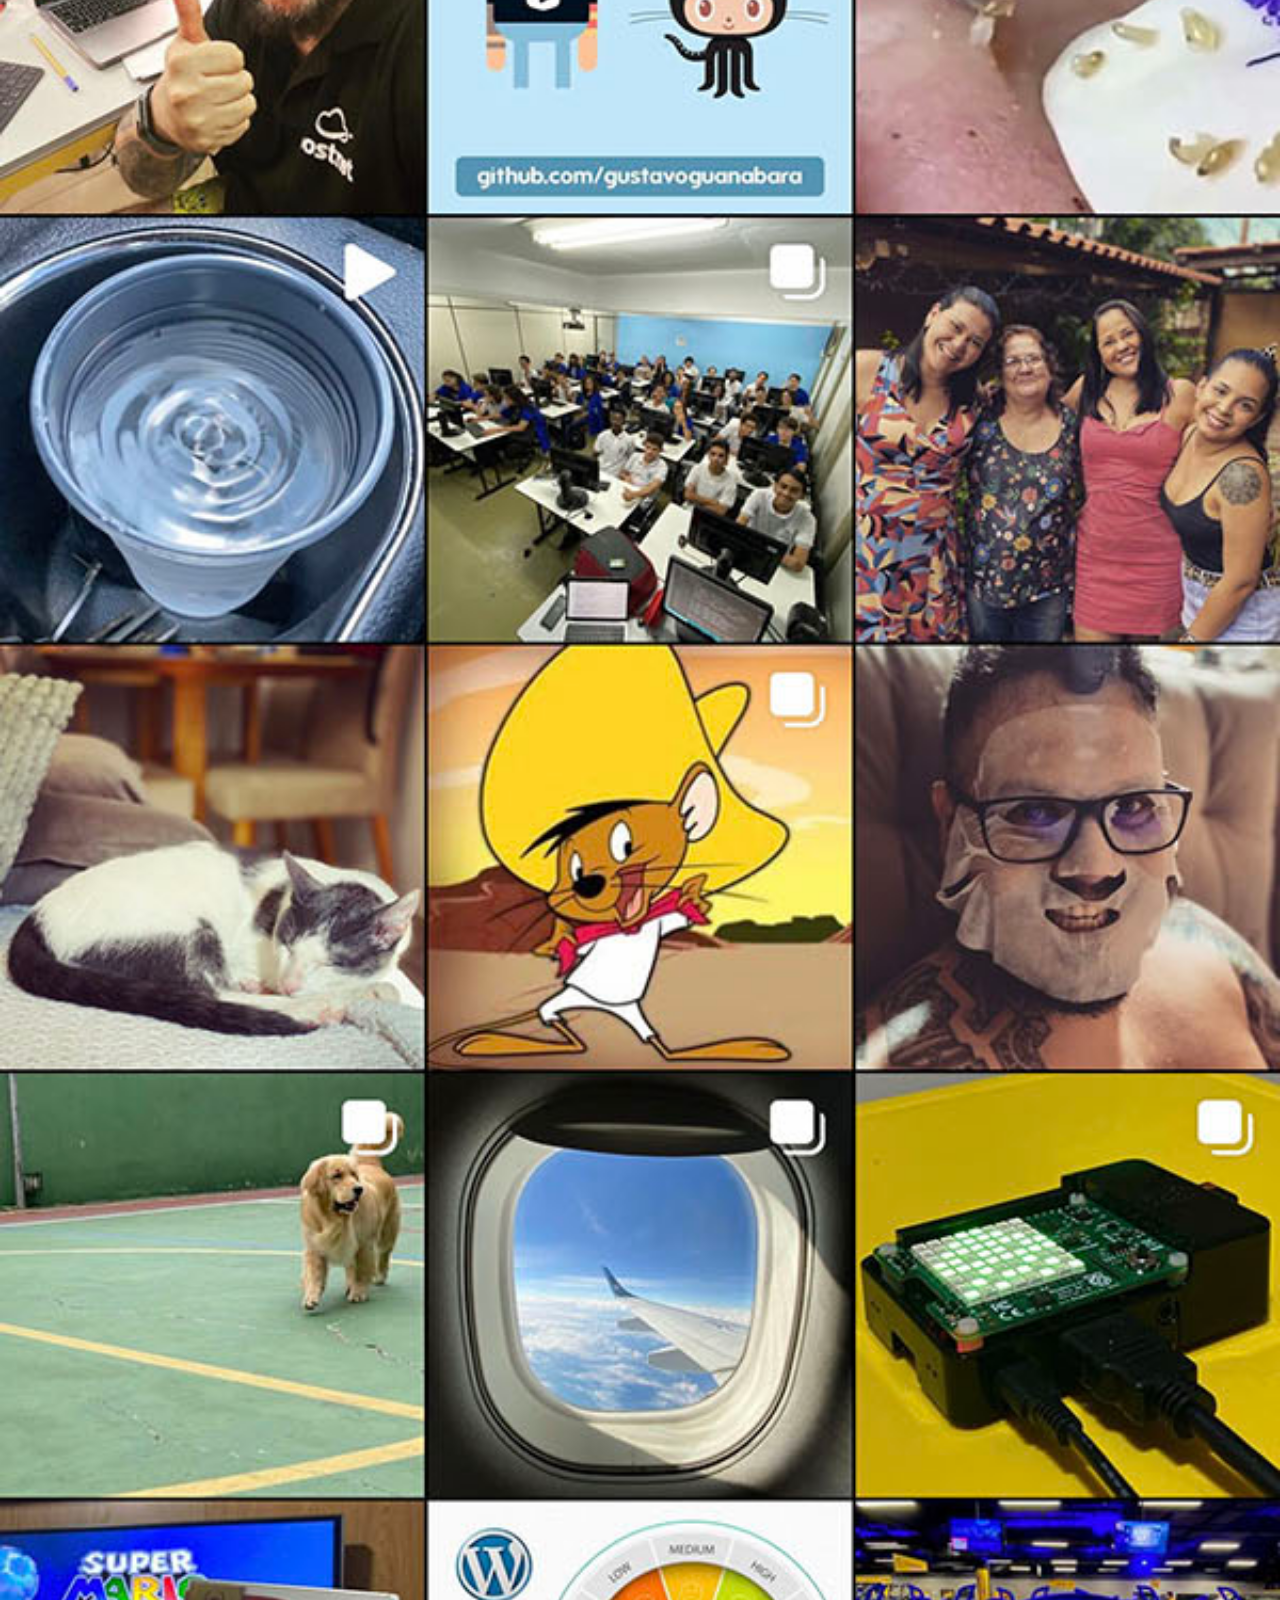
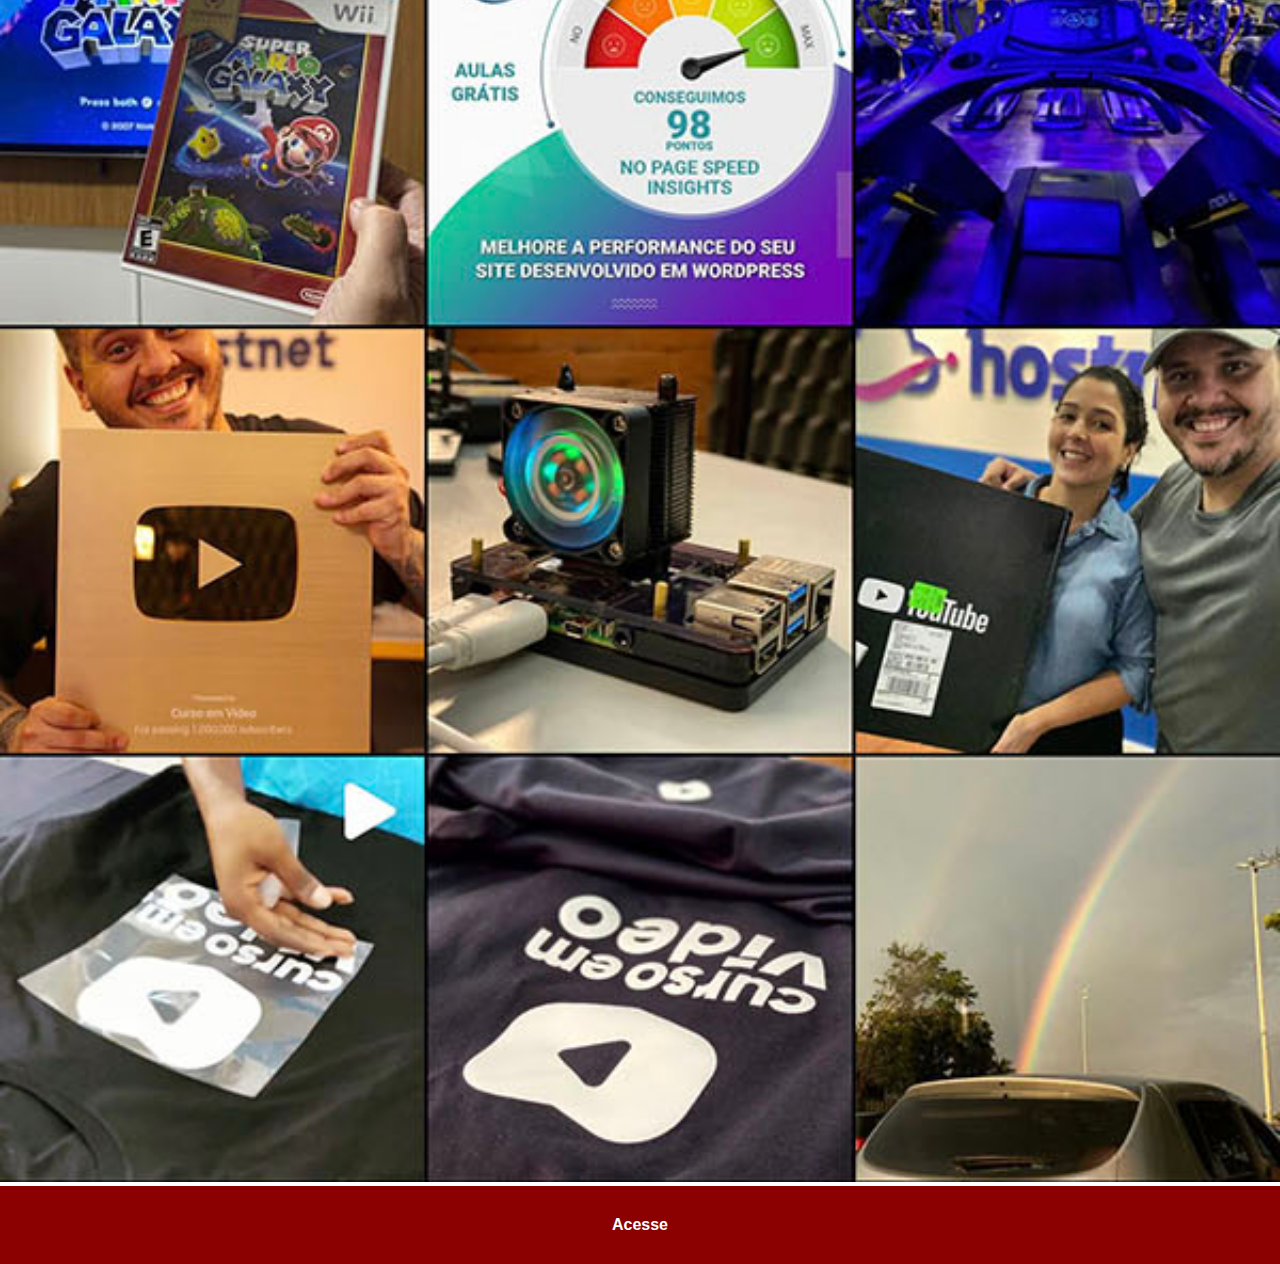
<file: insta.html>
<!DOCTYPE html>
<html lang="pt-br">
<head>
    <meta charset="UTF-8">
    <meta http-equiv="X-UA-Compatible" content="IE=edge">
    <meta name="viewport" content="width=device-width, initial-scale=1.0">
    <title>Instagram</title>

    <link rel="stylesheet" href="estilo/social.css">
</head>
<body>
    <img src="imagens/tela-instagram.jpg" alt="instagram">

    <a href="https://www.instagram.com/" target="_blank" rel="next">Acesse</a>
</body>
</html>
</file>
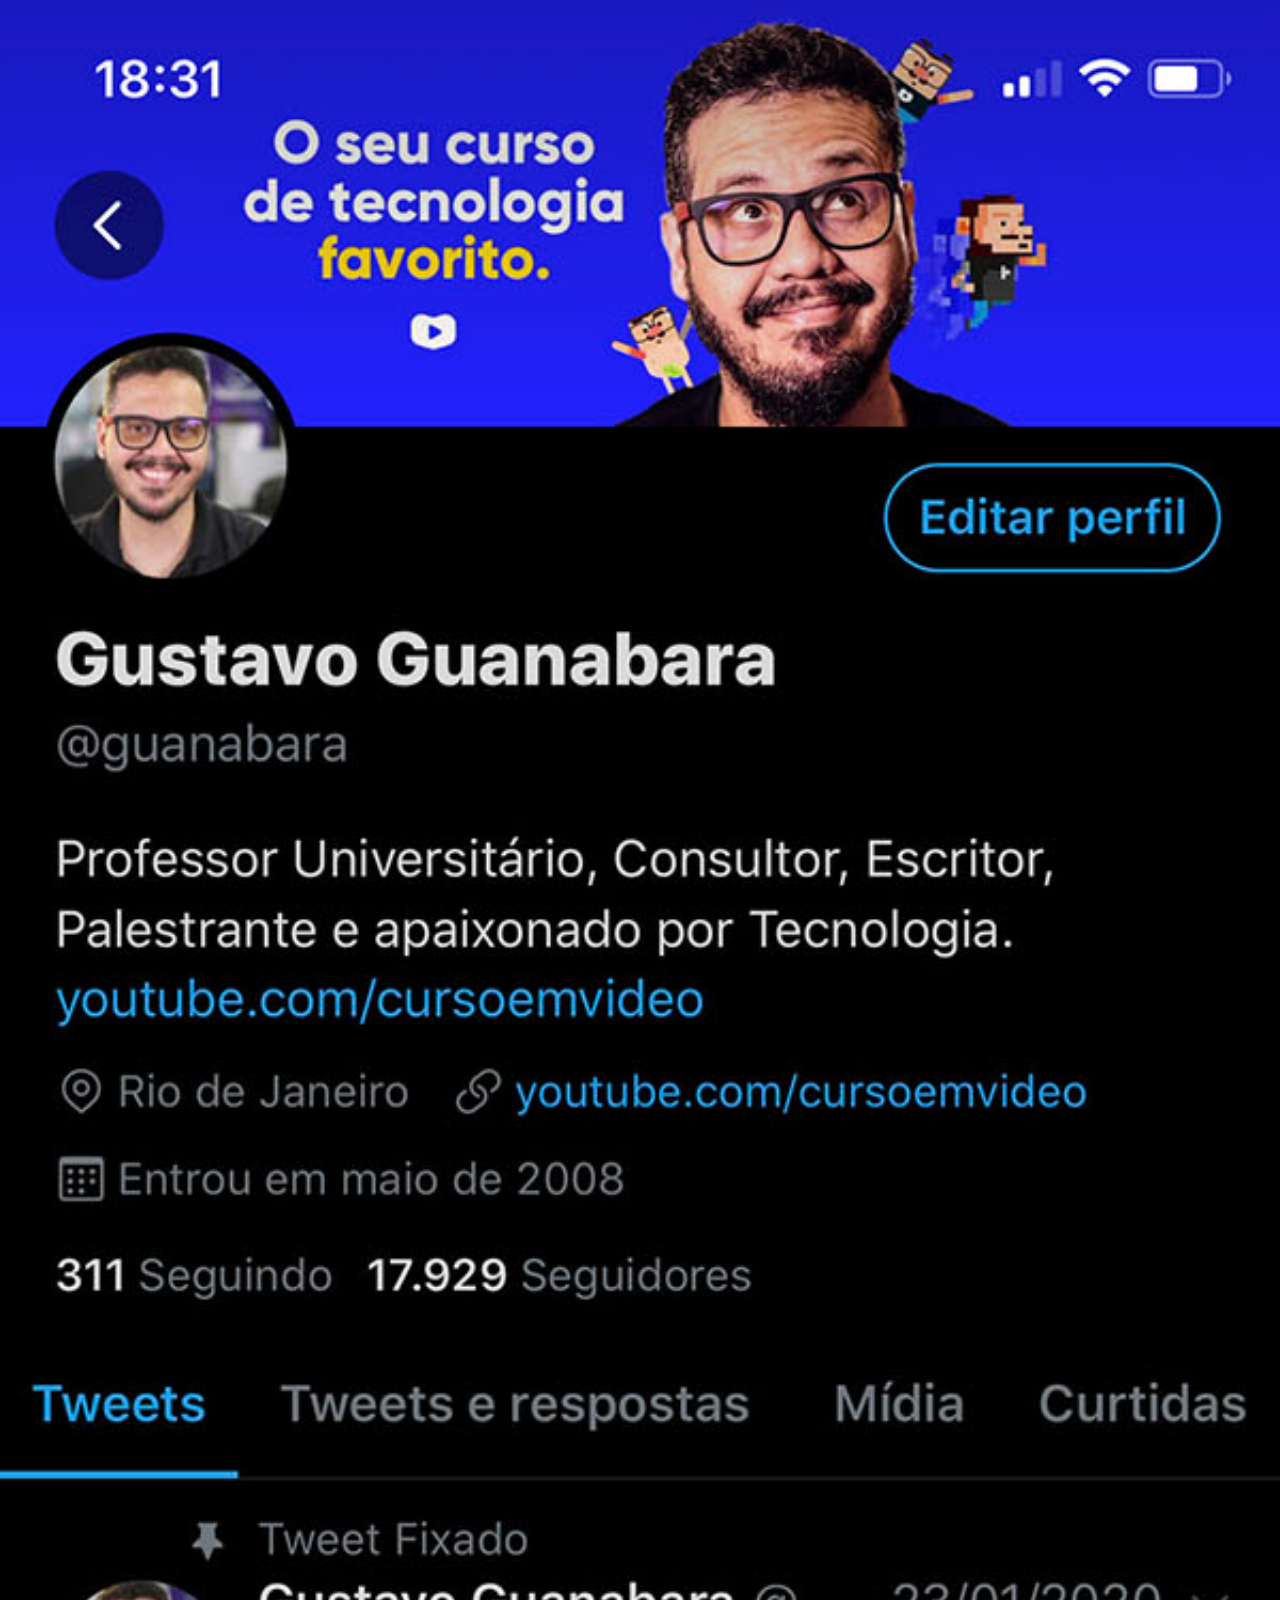
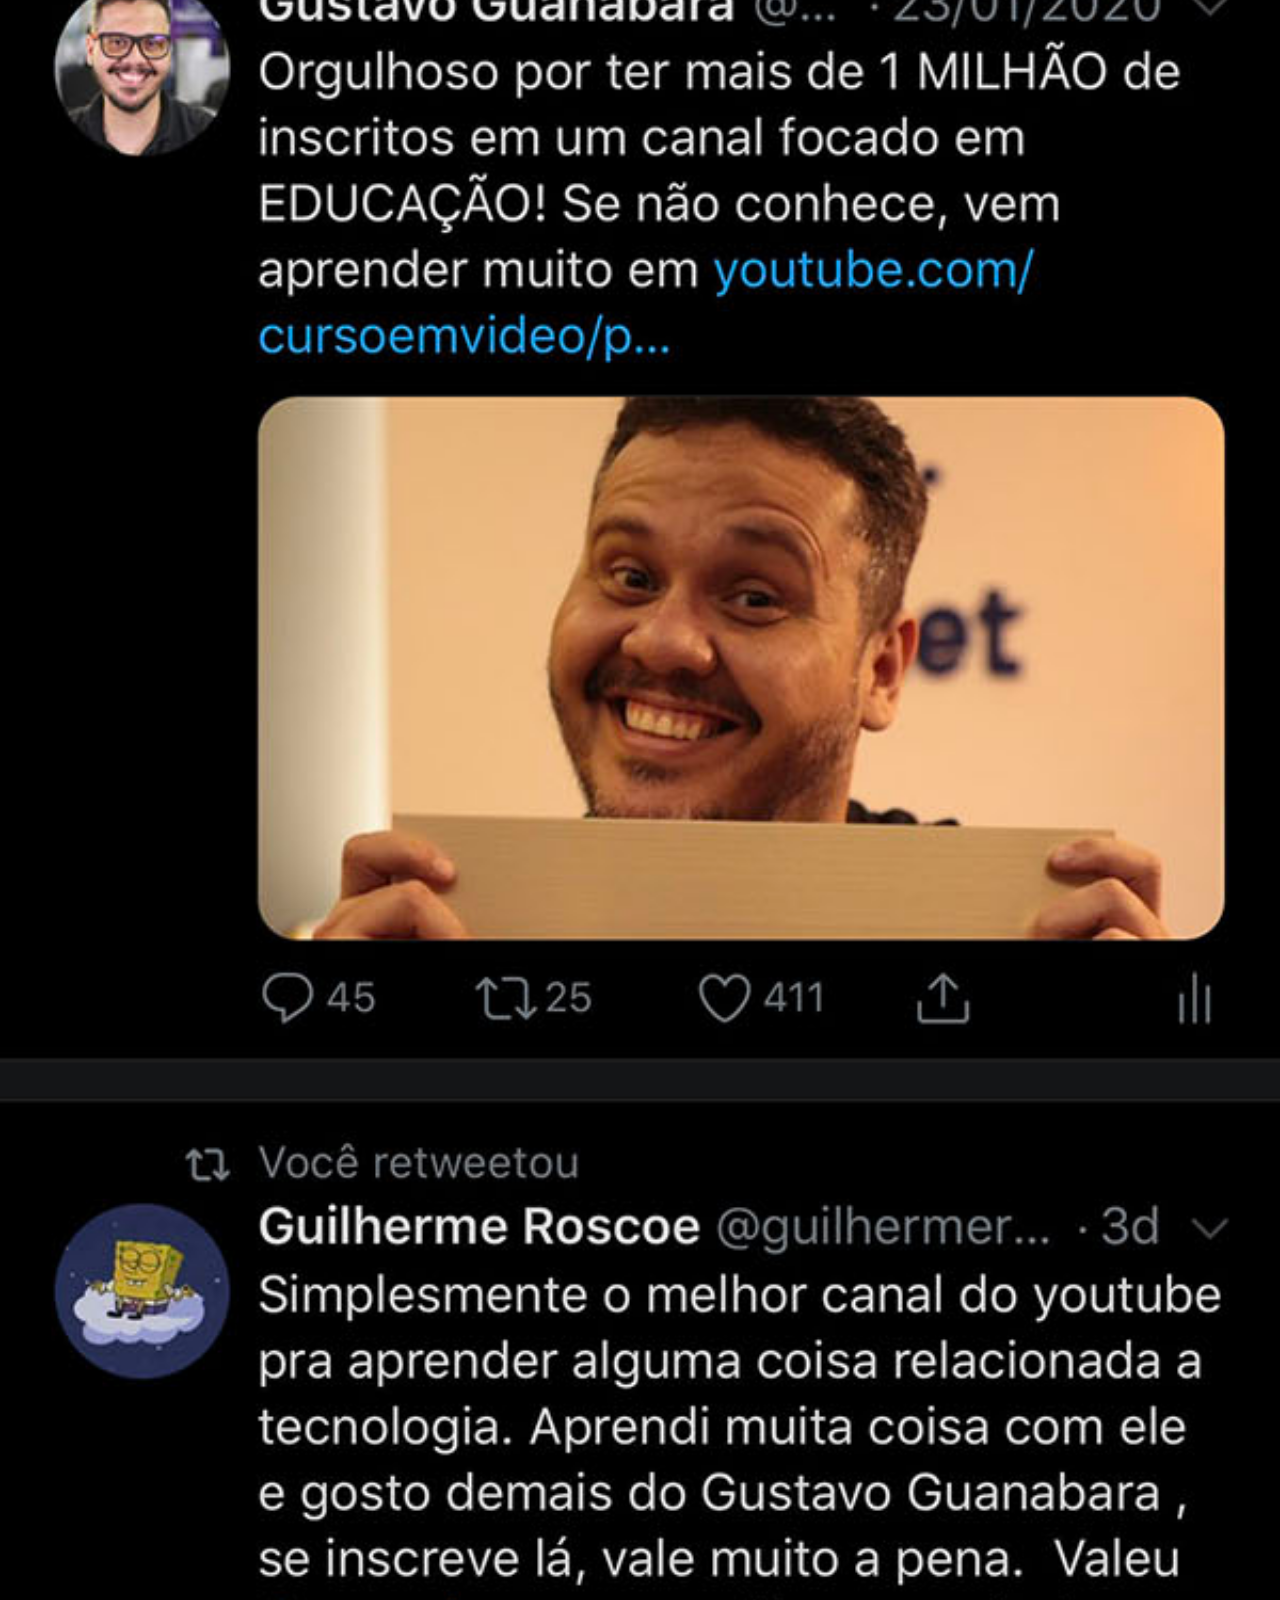
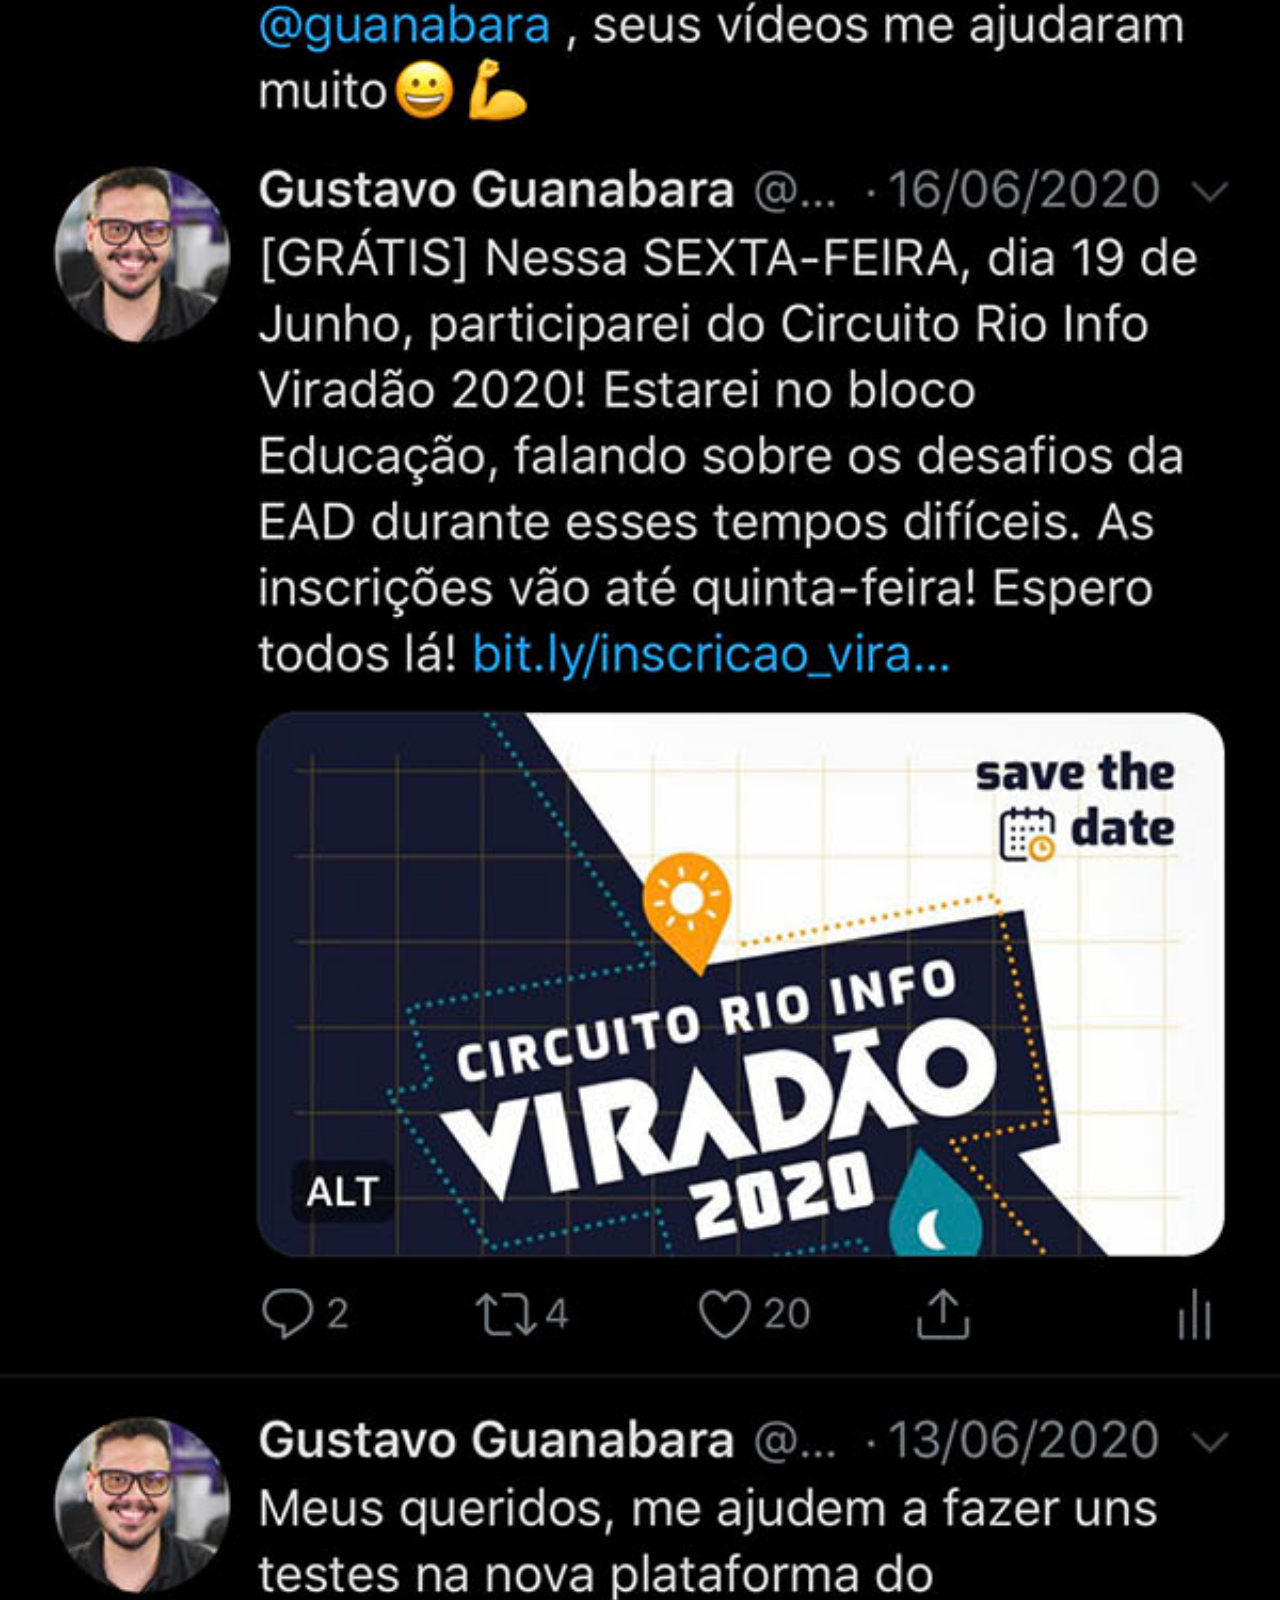
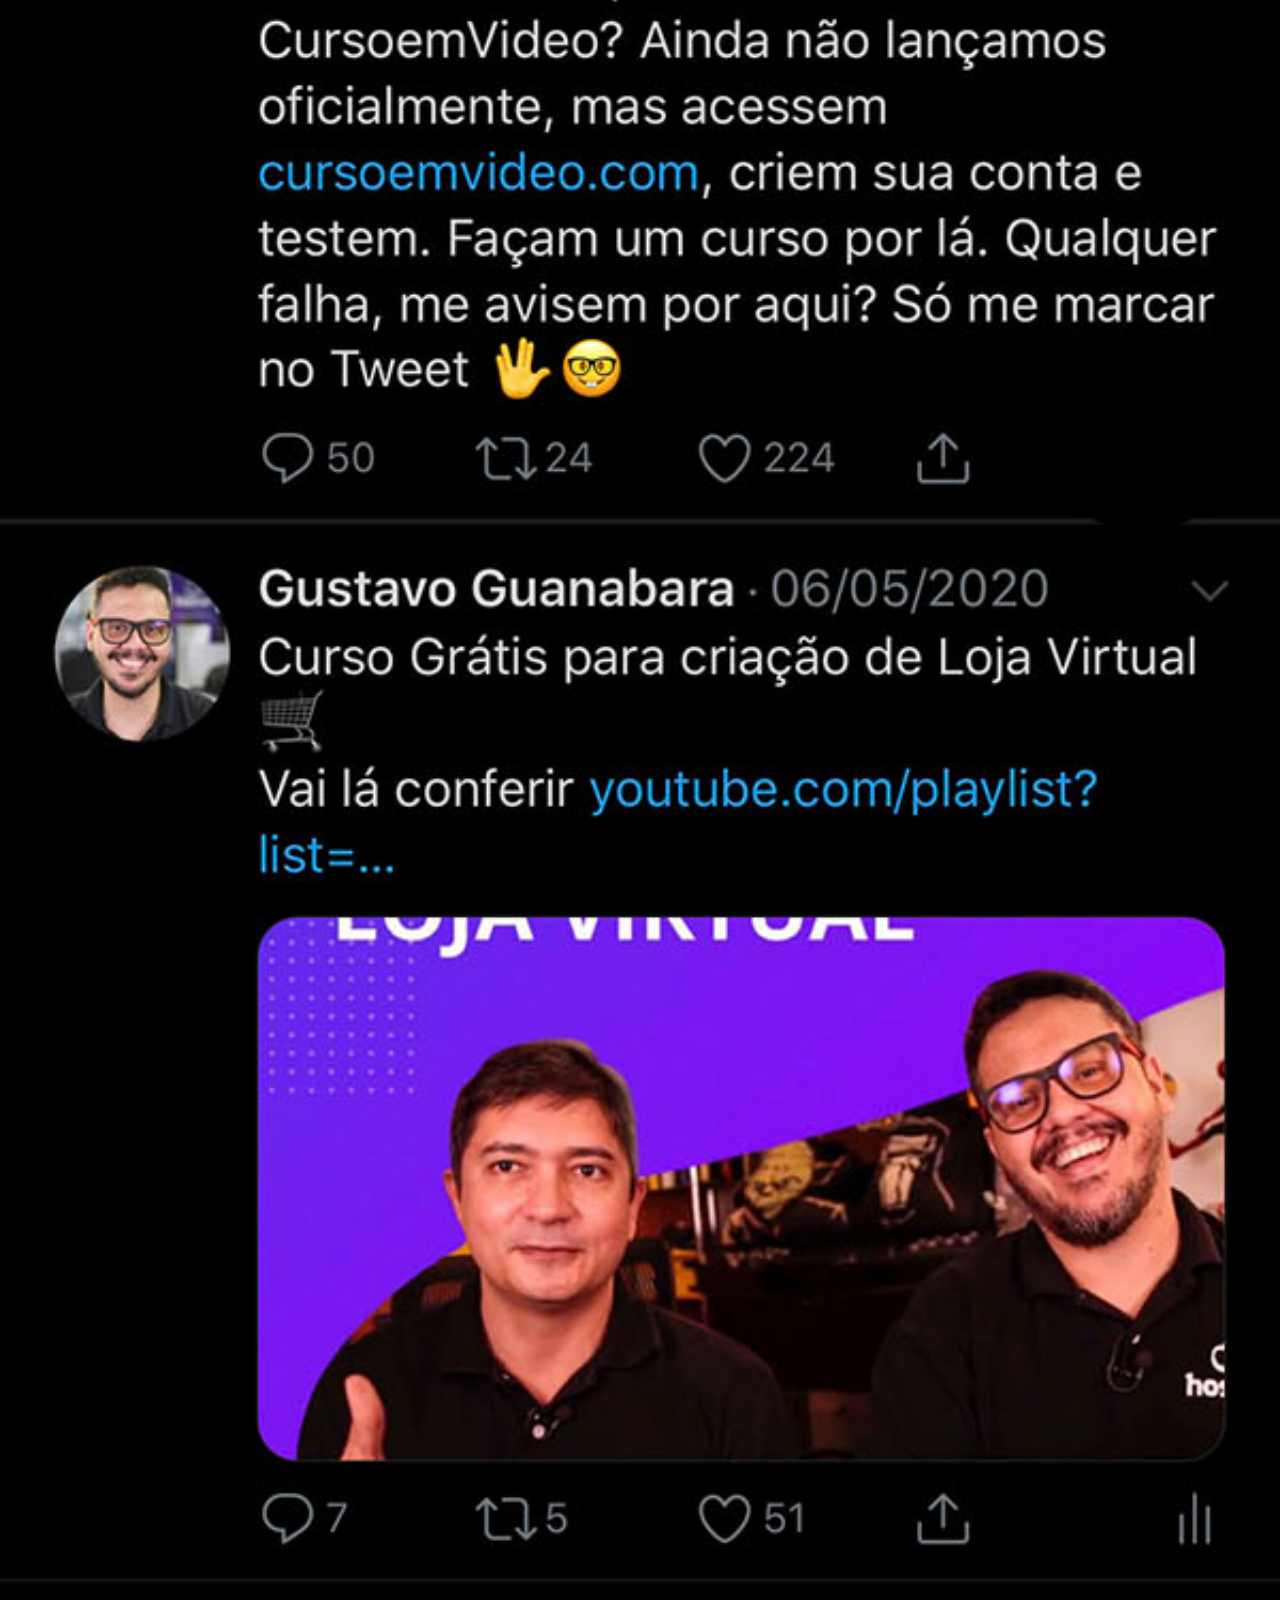
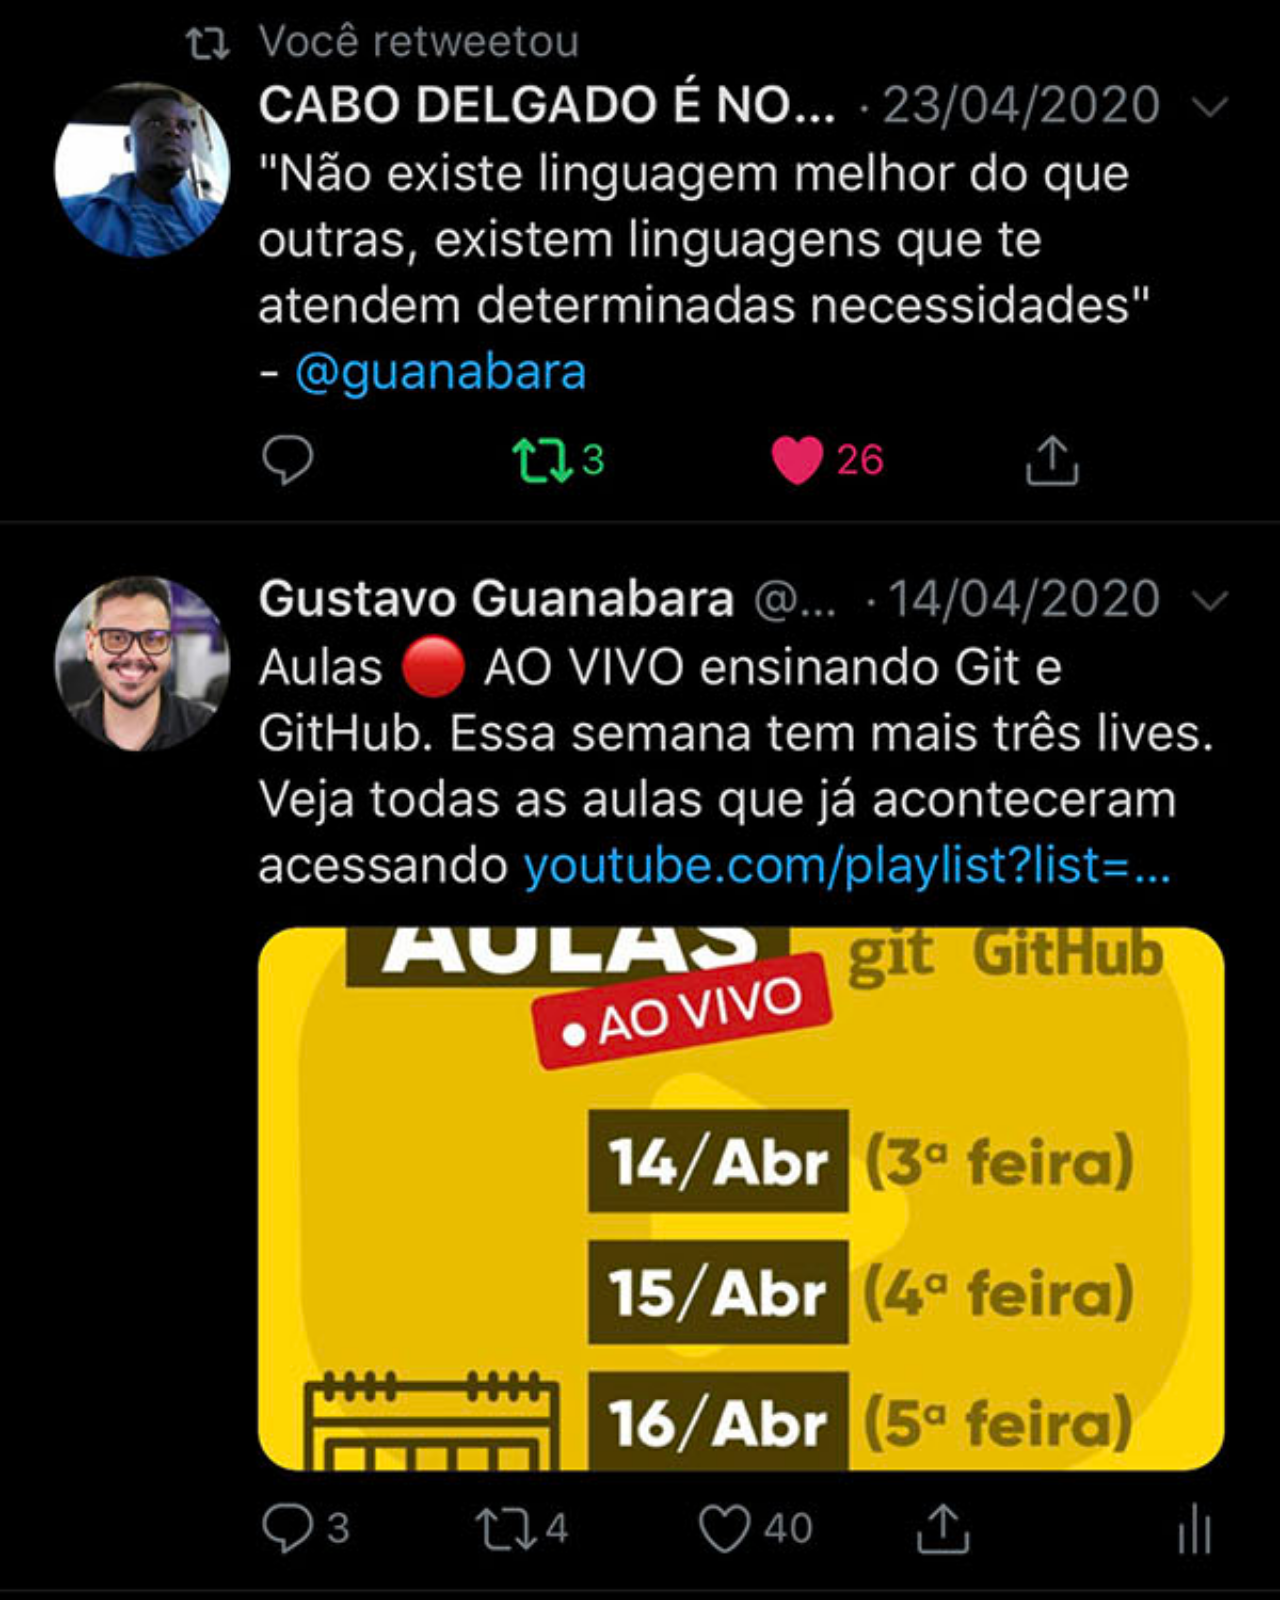
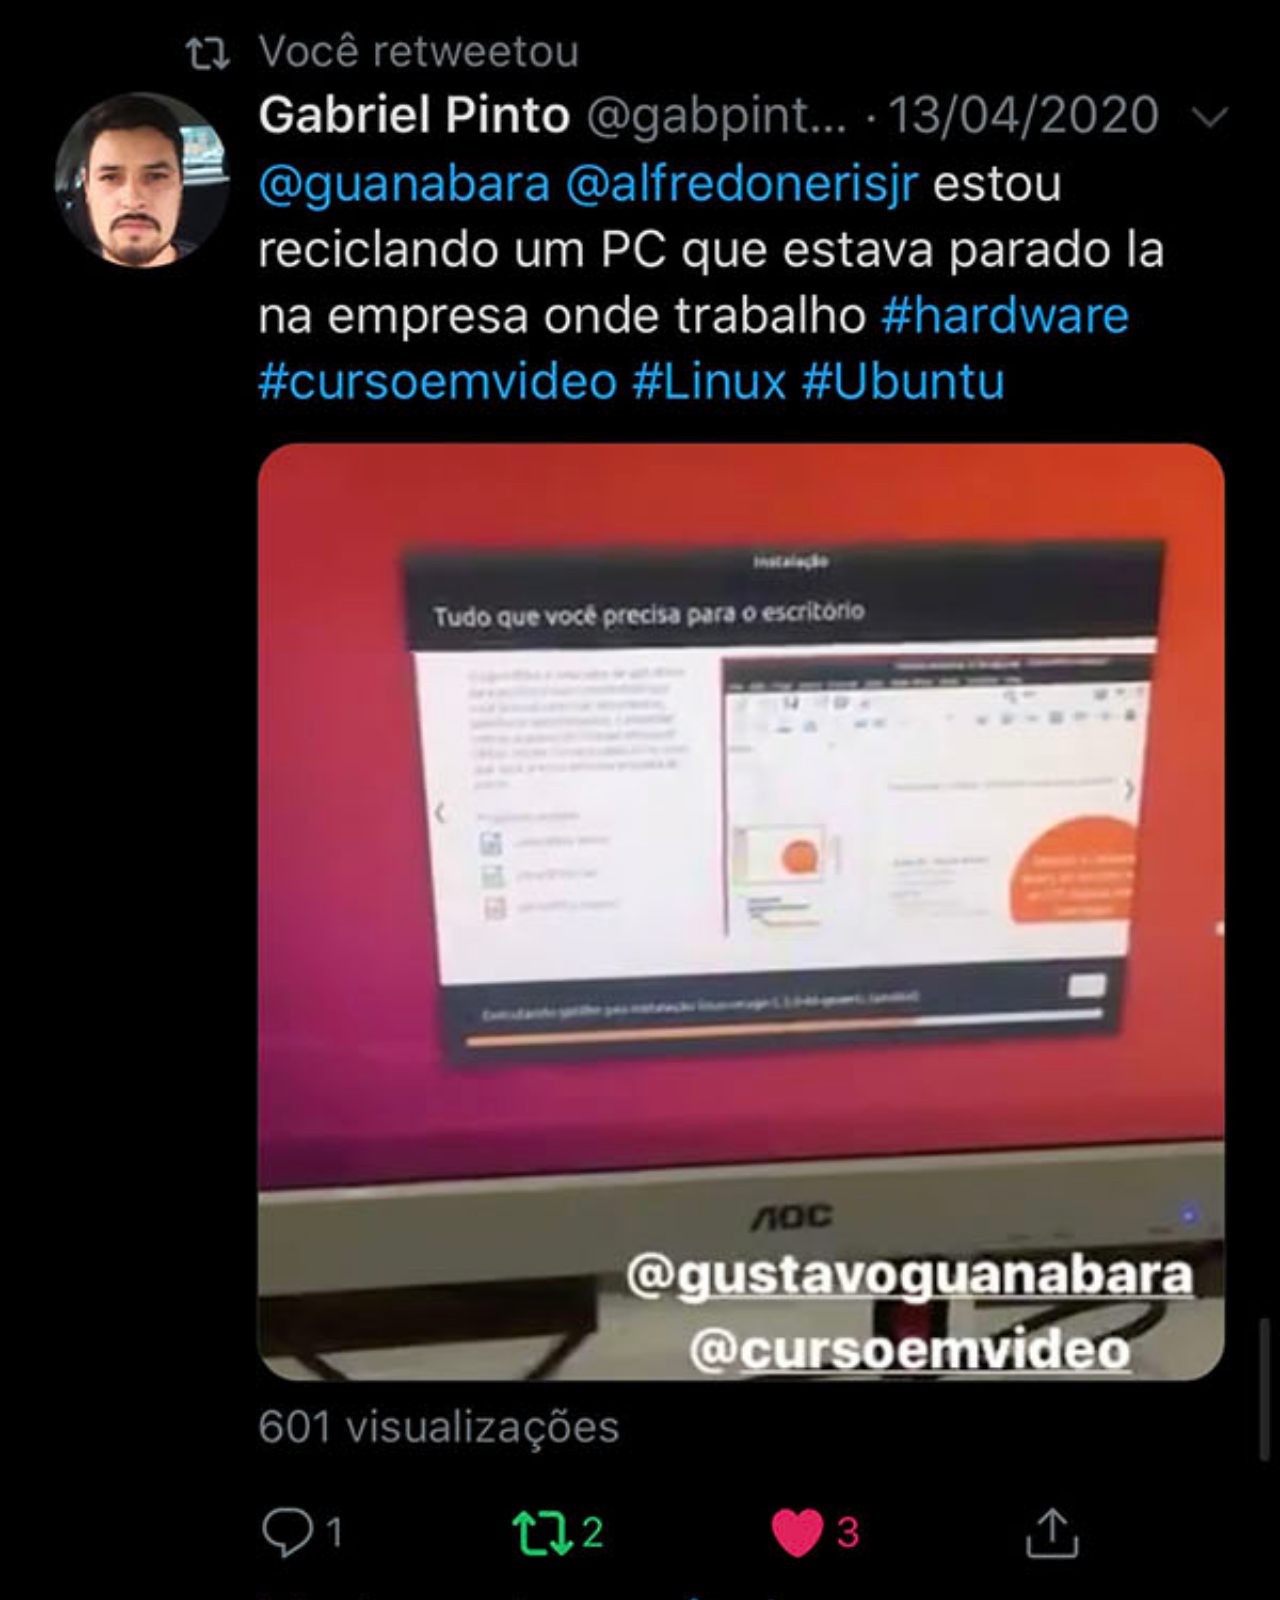
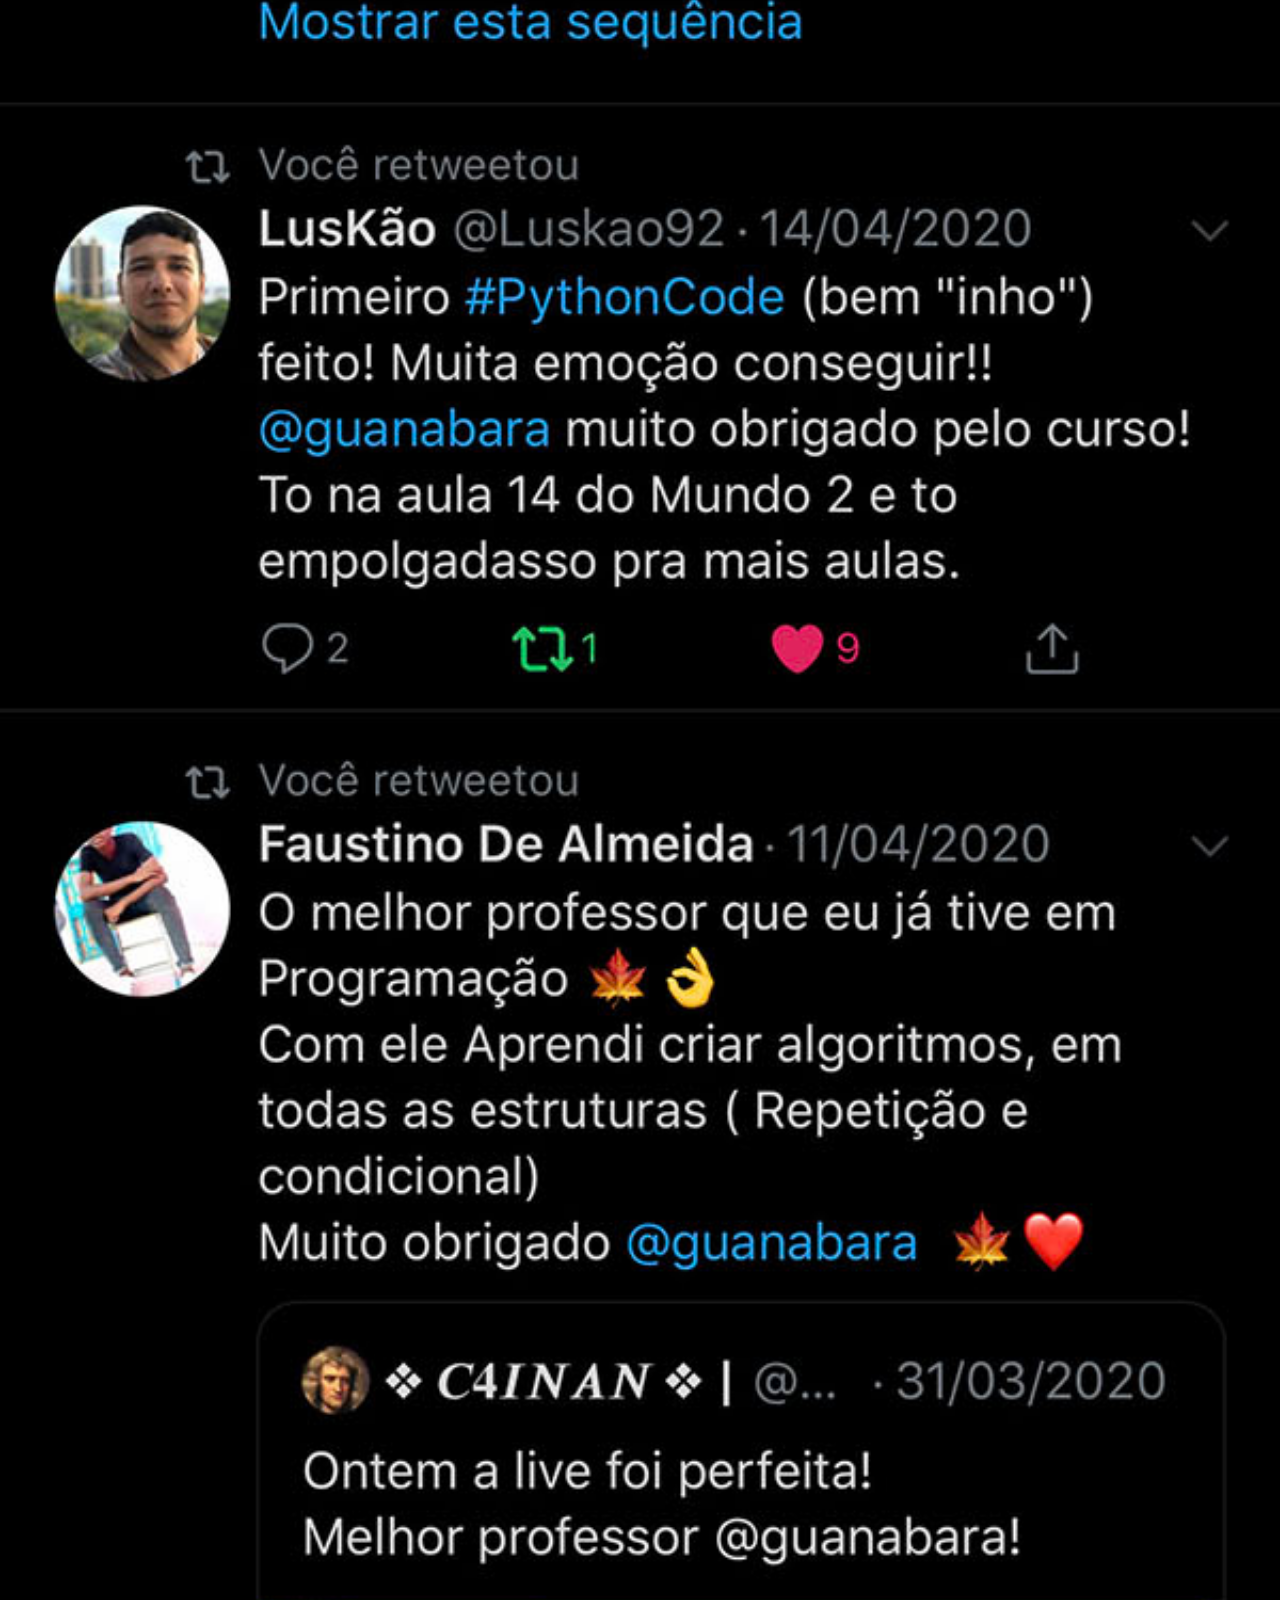
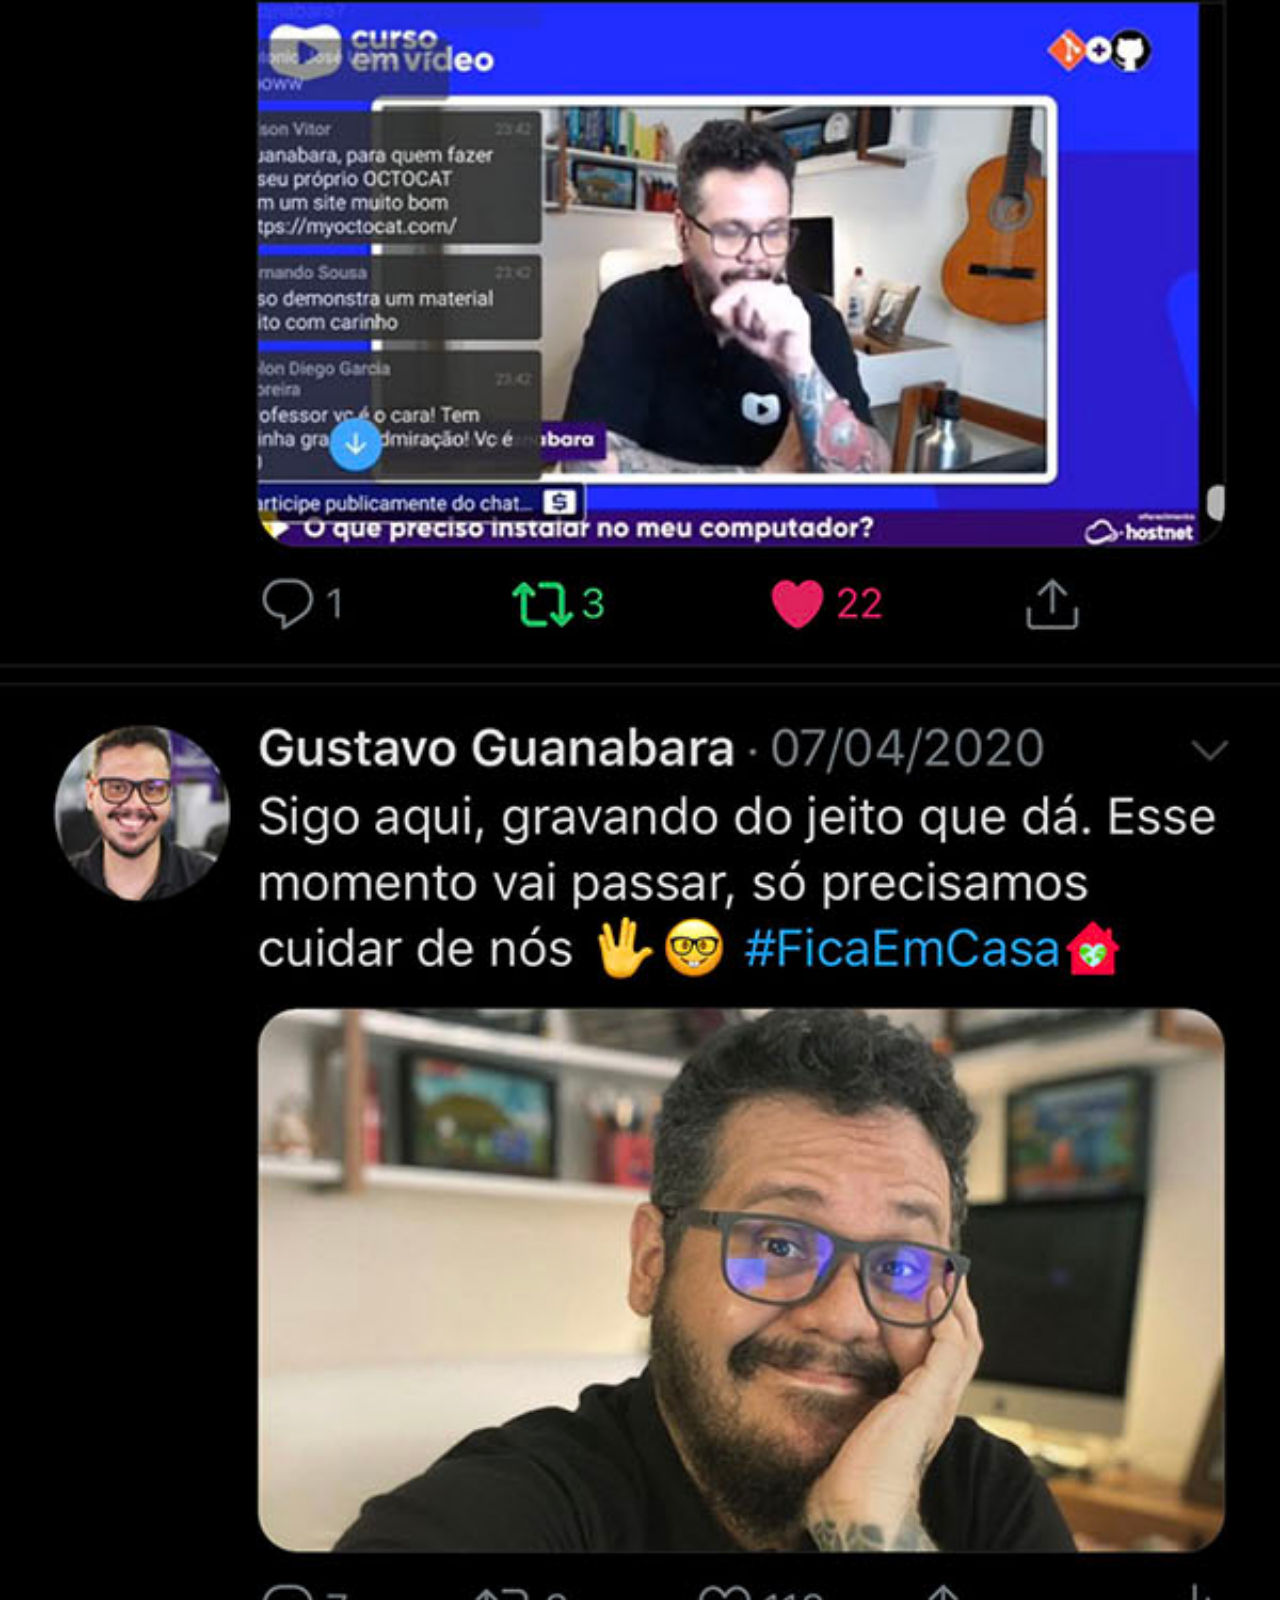
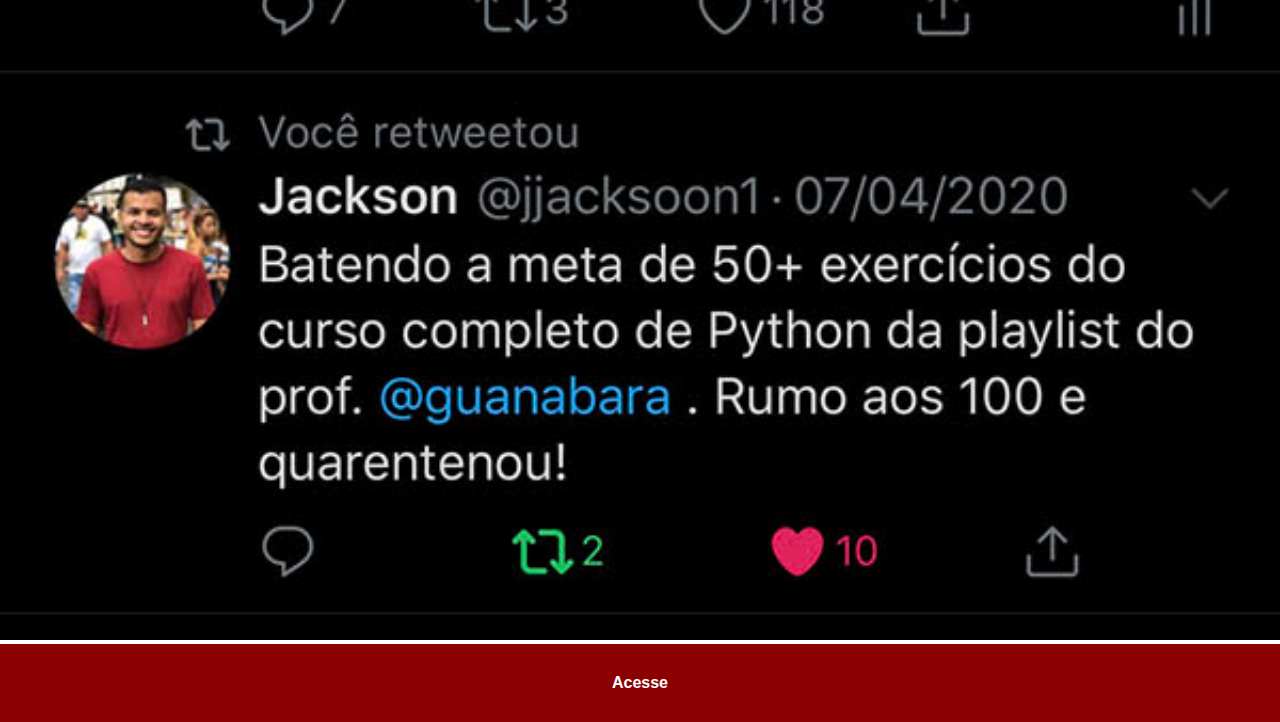
<file: tt.html>
<!DOCTYPE html>
<html lang="pt-br">
<head>
    <meta charset="UTF-8">
    <meta http-equiv="X-UA-Compatible" content="IE=edge">
    <meta name="viewport" content="width=device-width, initial-scale=1.0">
    <title>Twitter</title>

    <link rel="stylesheet" href="estilo/social.css">
</head>
<body>
    <img src="imagens/tela-twitter.jpg" alt="twitter">

    <a href="https://twitter.com/home" target="_blank" rel="next">Acesse</a>
</body>
</html>
</file>
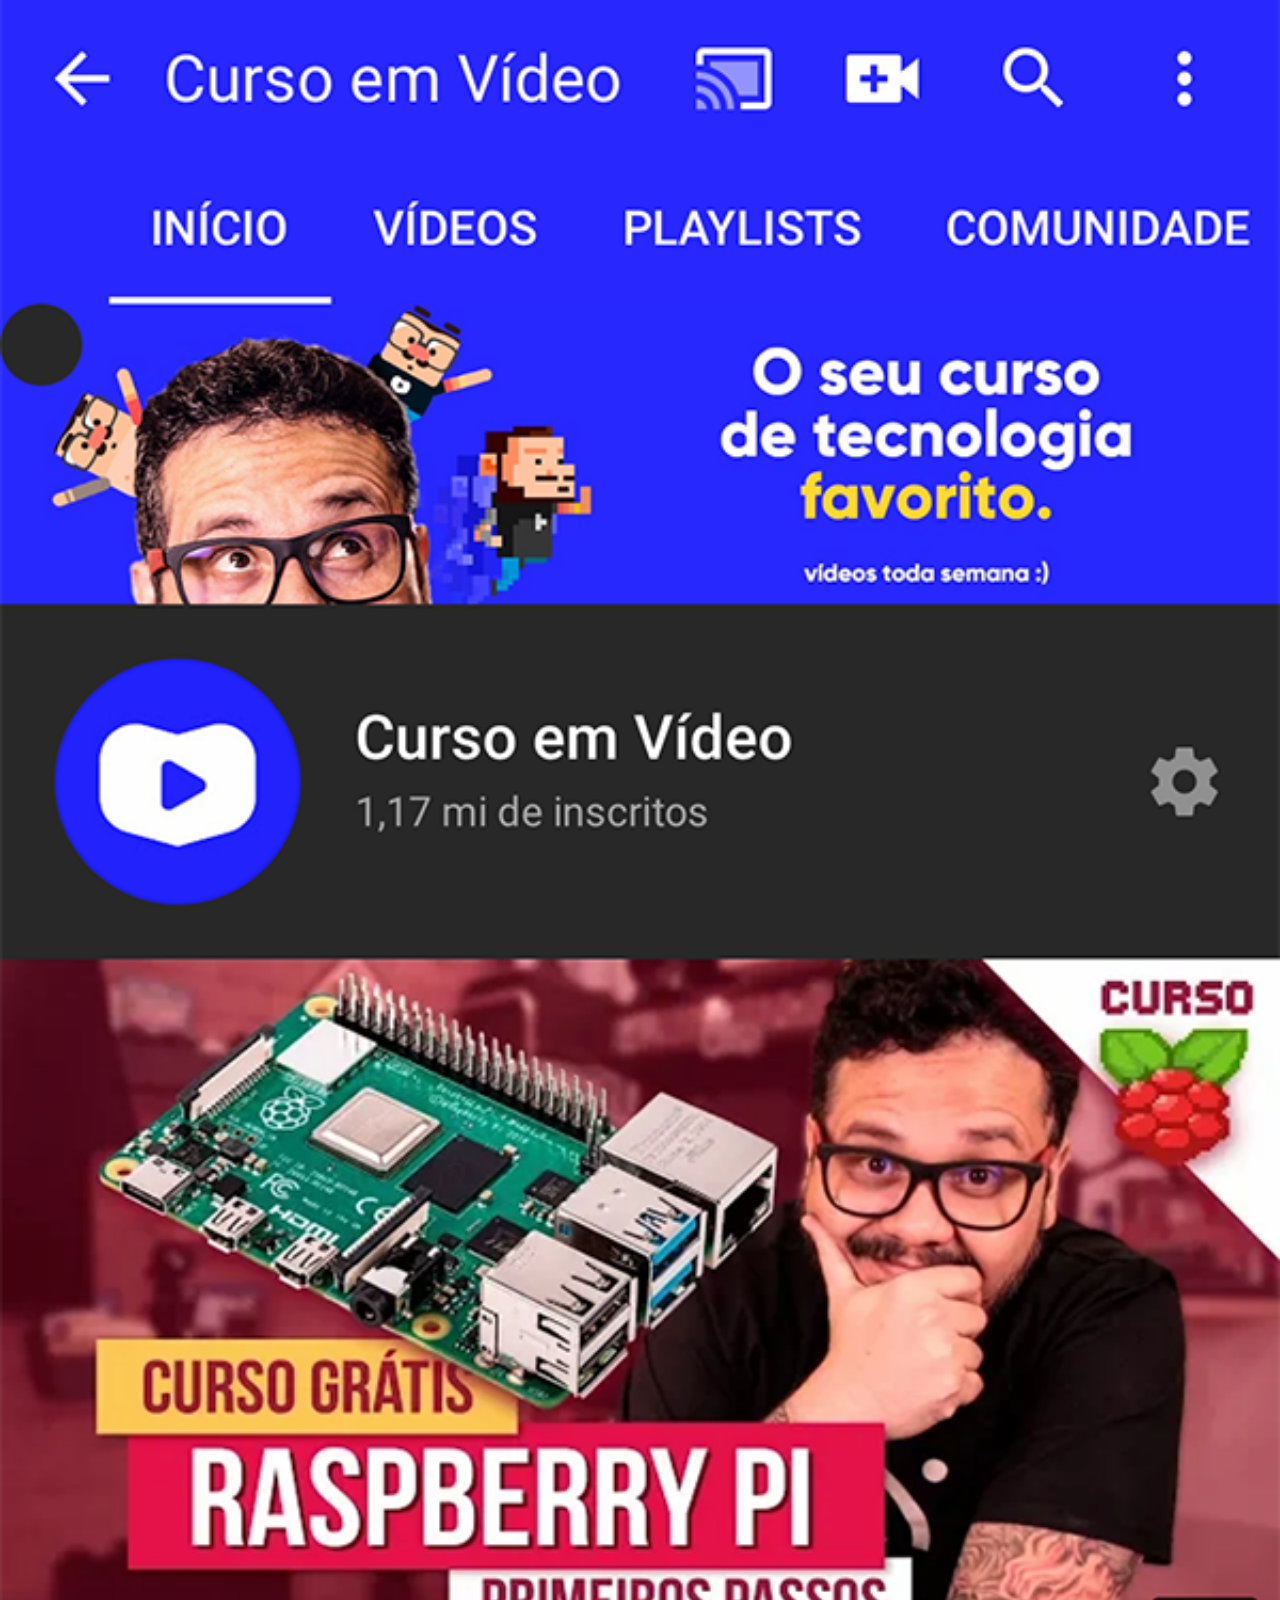
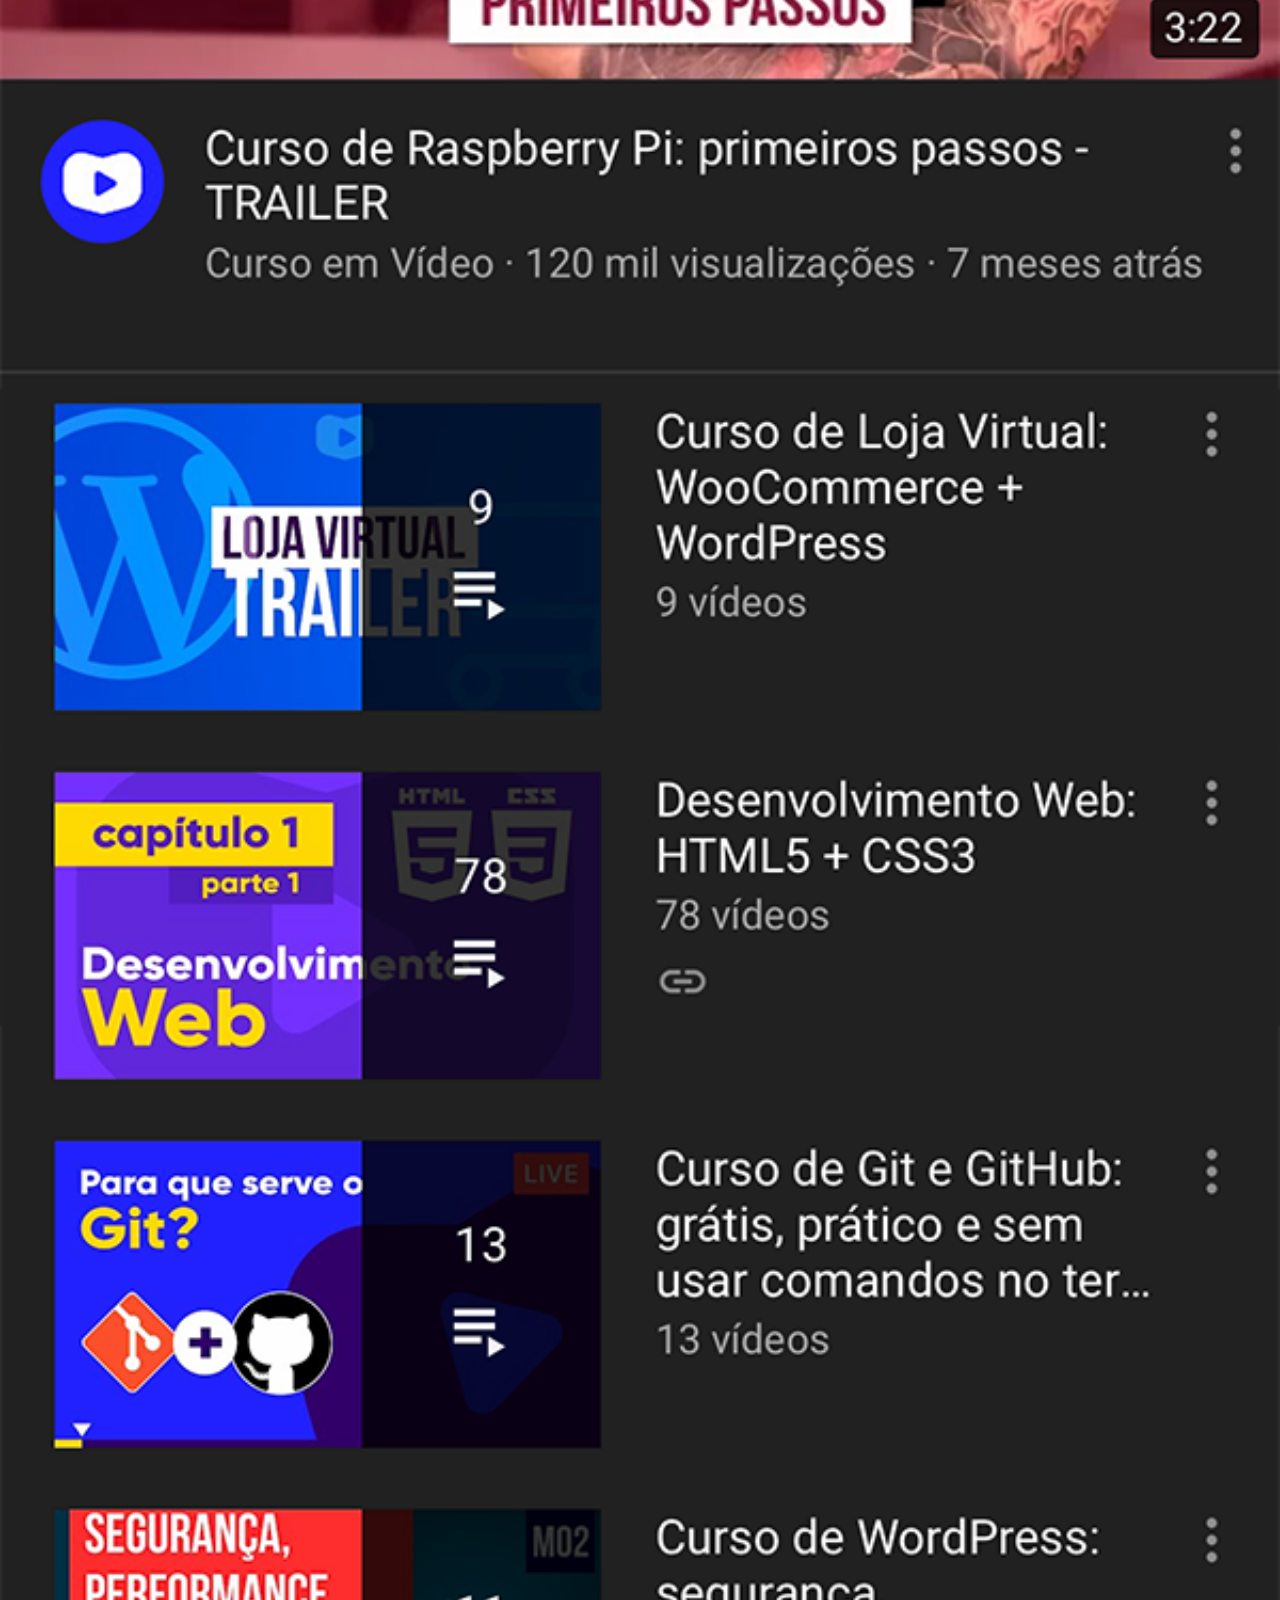
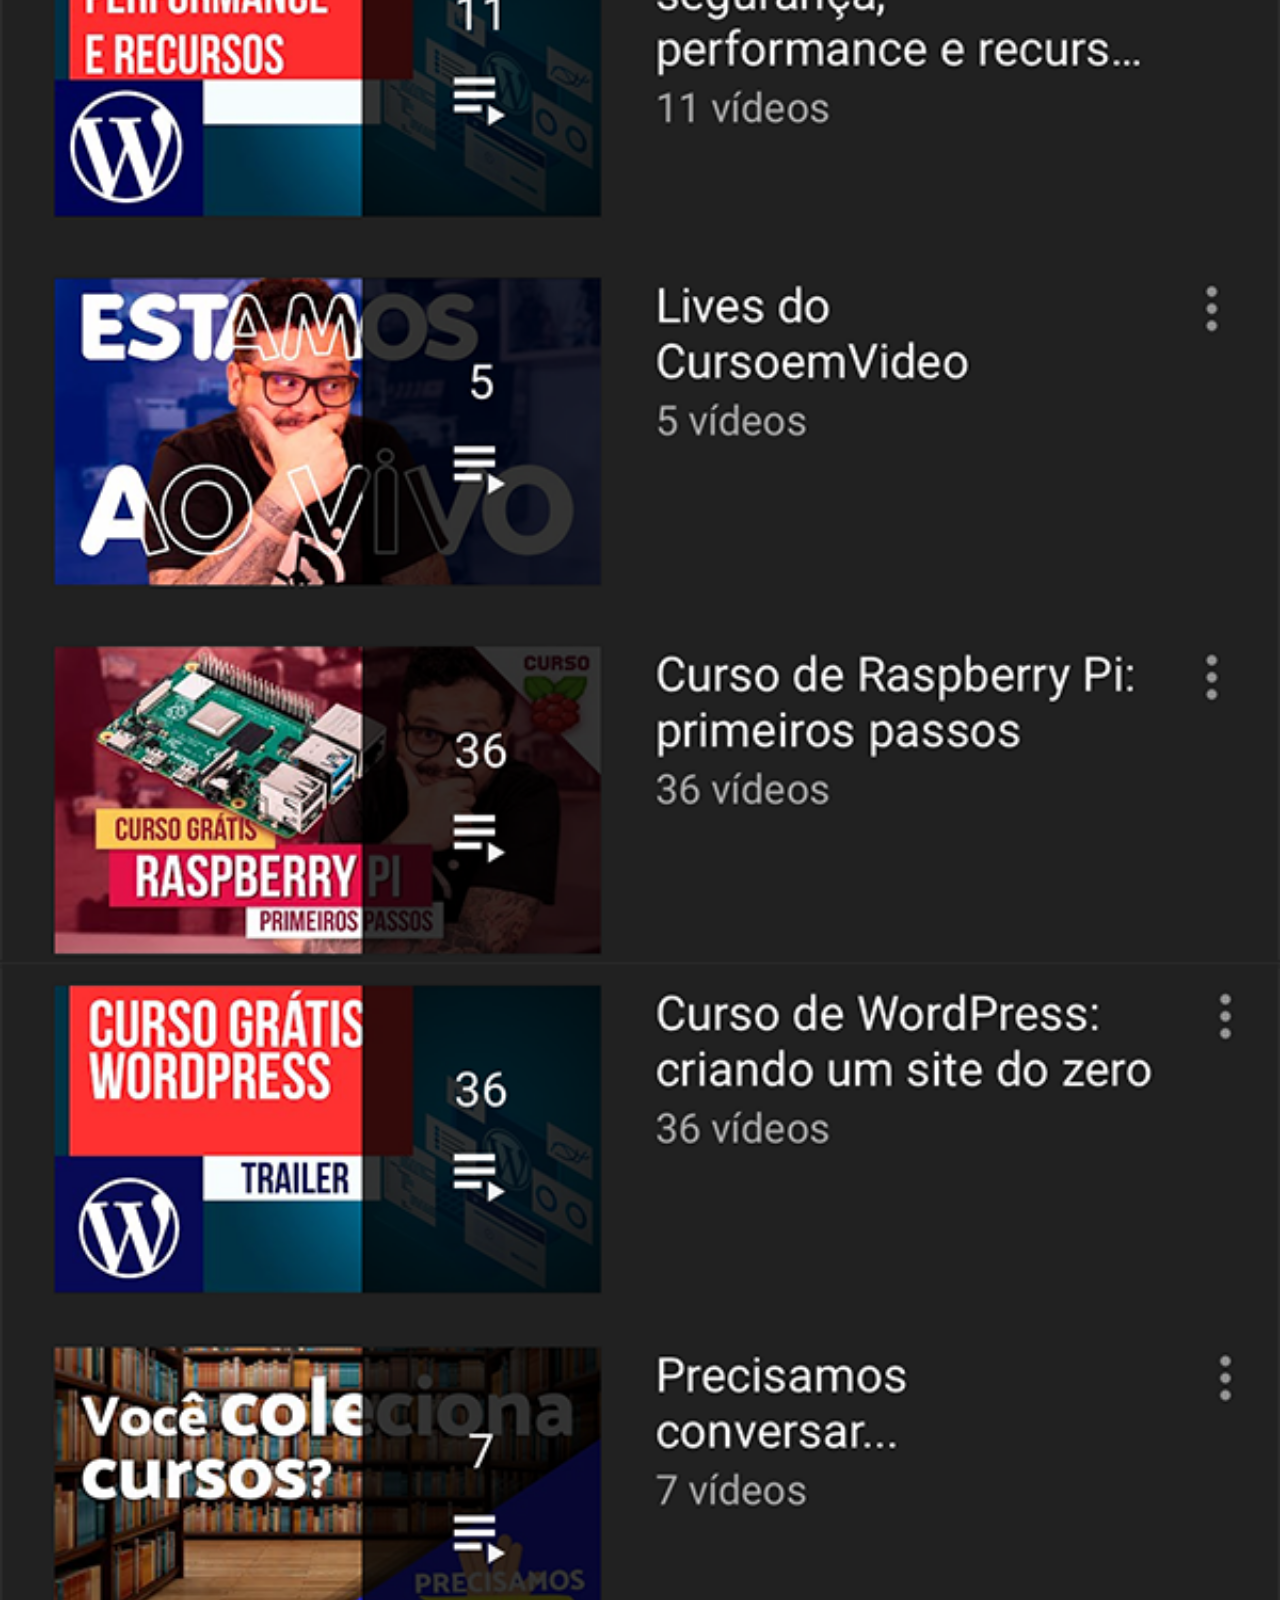
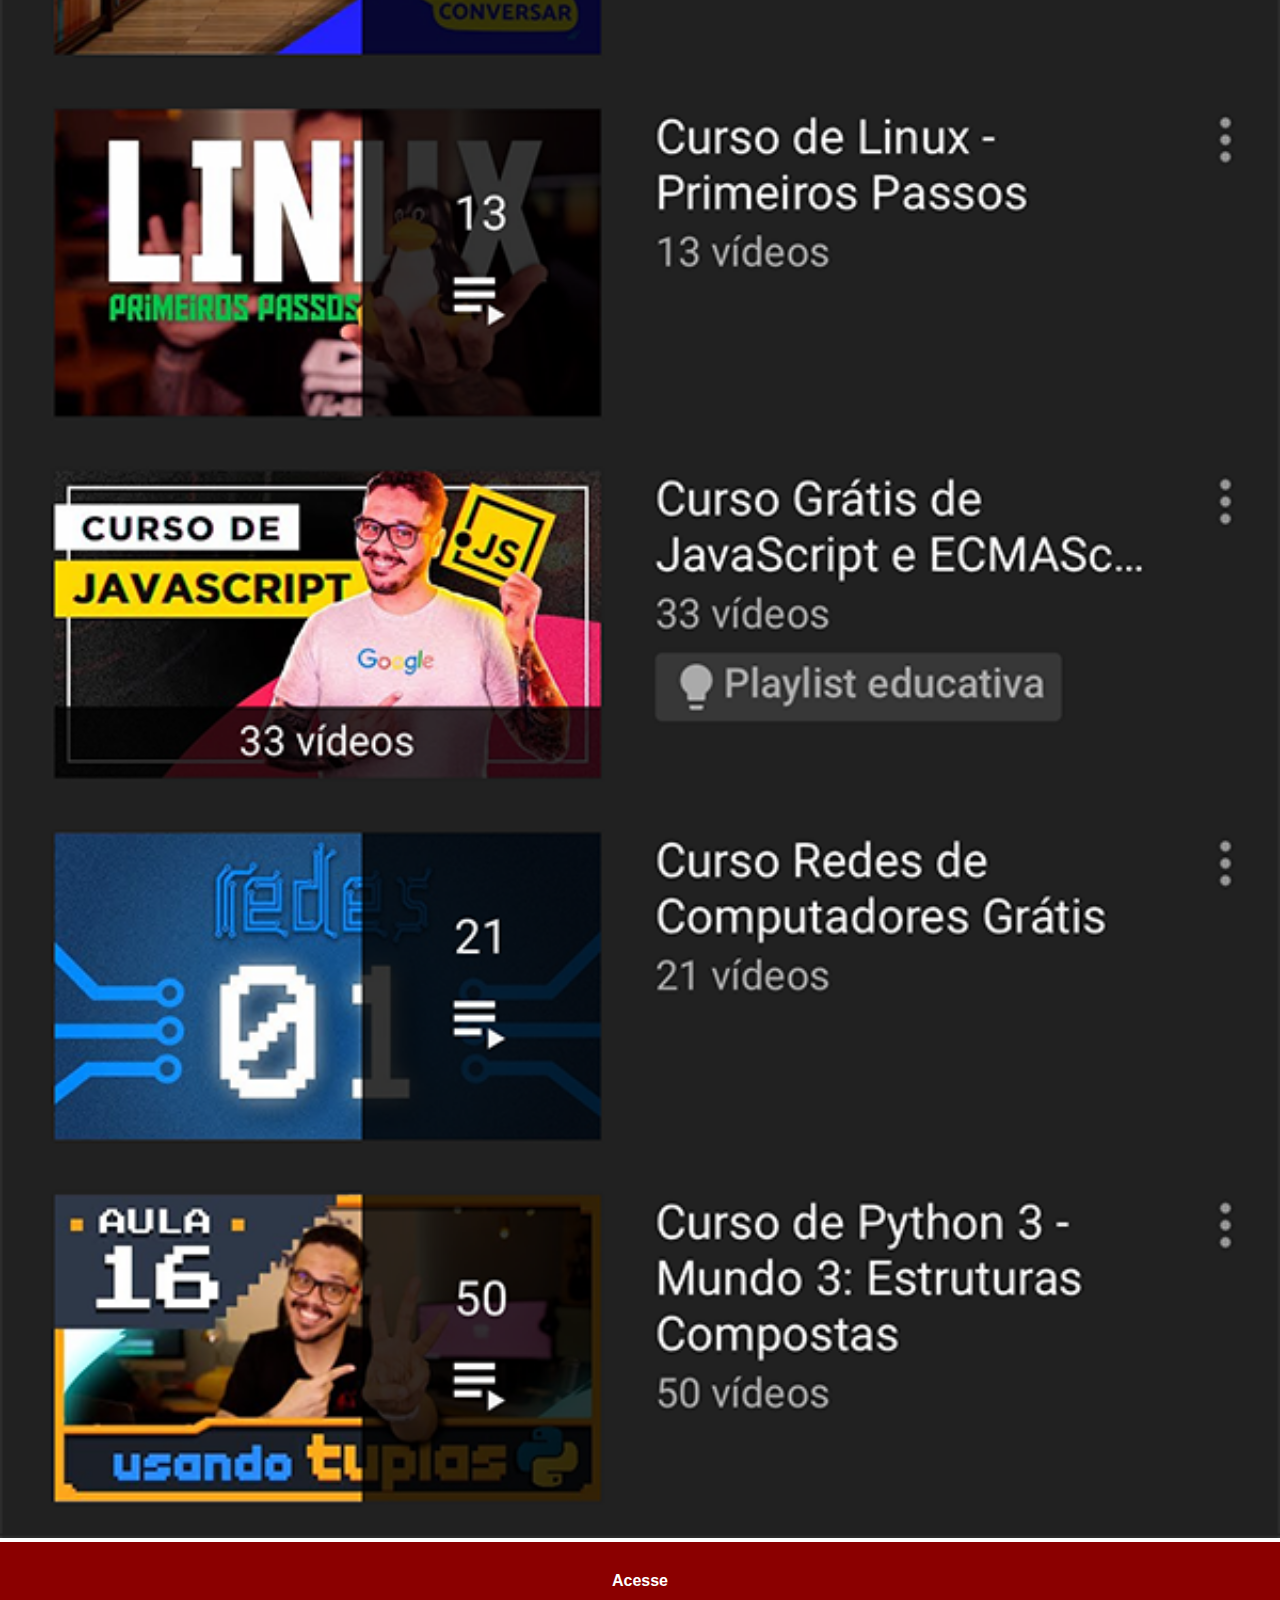
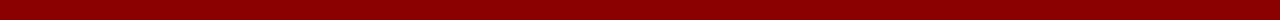
<file: yt.html>
<!DOCTYPE html>
<html lang="pt-br">
<head>
    <meta charset="UTF-8">
    <meta http-equiv="X-UA-Compatible" content="IE=edge">
    <meta name="viewport" content="width=device-width, initial-scale=1.0">
    <title>YouTube</title>

    <link rel="stylesheet" href="estilo/social.css">
</head>
<body>
    <img src="imagens/tela-youtube.png" alt="YouTube">

    <a href="https://www.youtube.com/" target="_blank" rel="next">Acesse</a>
</body>
</html>
</file>
<file: estilo/style.css>
@charset "UTf-8";

*{
    margin: 0px;
    padding: 0px;
}

html, body{
    width: 100vw;
    height: 100vh;
    background-color: black;
}

body{
    background: url(../imagens/fundo-madeira.jpg);
    background-size: cover;
    background-repeat: no-repeat;
    background-position: top center;
}

main{
    position: relative;
    height: 100vh;
}

section#telefone{
    width: 311px;
    height: 627px;
    
    position: absolute;
    top: 50%;
    left: 50%;
    transform: translate(-50%, -50%);
    background: url(../imagens/frame-iphone.png);
    background-position: center center;
    background-repeat: no-repeat;
    background-size: contain;
}

iframe#tela{
    position: relative;
    top: 50%;
    left: 50%;
    transform: translate(-50%, -50%);
    width: 270px;
    height: 477px;
    border-radius: 5px;
}

section#links{
    text-align: right;
}

section#links img{
    width: 50px;
    border-radius: 50%;
    margin: 10px;
    box-sizing: border-box;
    box-shadow: 2px 2px 5px black;
}

section#links img:hover{
    border: 2px solid whitesmoke;
    transform: translate(10%, 10%);
    transition: 0.5s;
    box-shadow: 2px 2px 8px rgba(255, 255, 255, 0.474);
}
</file>
<file: estilo/social.css>
@charset "UFT-8";

*{
    margin: 0px;
    padding: 0px;
    font-family: Arial, Helvetica, sans-serif;
}

/*Para esconder a barra de rolagem*/
::-webkit-scrollbar{
    width: 0px;
    height: 0px;
}

img{
    width: 100vw;
}

a{
    display: block;
    background-color: darkred;
    color: white;
    text-align: center;
    text-decoration: none;
    font-weight: bold;
    padding: 30px;

}

a:hover{
    background-color: red;
}
</file>
